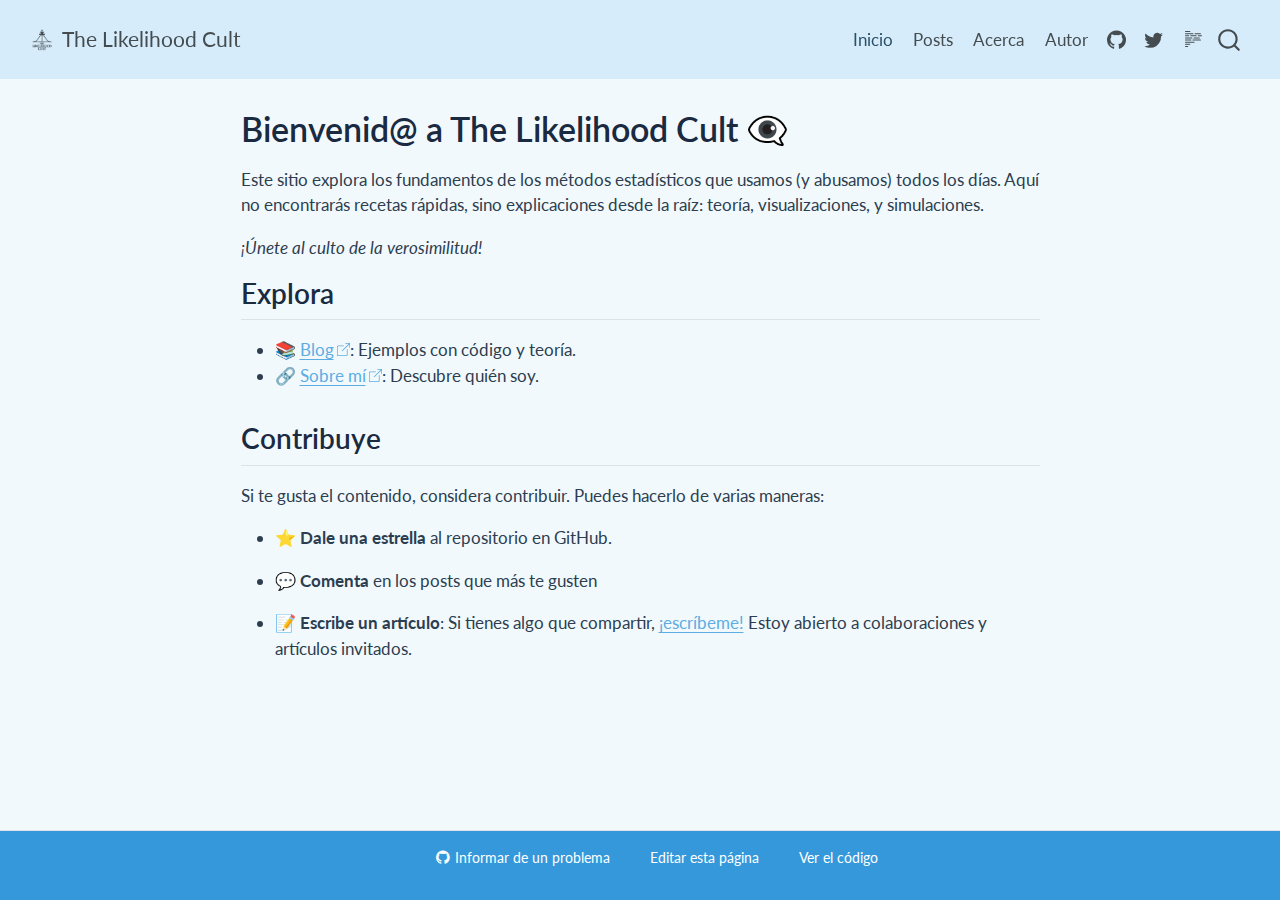
<file: docs/index.html>
<!DOCTYPE html>
<html xmlns="http://www.w3.org/1999/xhtml" lang="es" xml:lang="es"><head>

<meta charset="utf-8">
<meta name="generator" content="quarto-1.6.42">

<meta name="viewport" content="width=device-width, initial-scale=1.0, user-scalable=yes">


<title>The Likelihood Cult</title>
<style>
code{white-space: pre-wrap;}
span.smallcaps{font-variant: small-caps;}
div.columns{display: flex; gap: min(4vw, 1.5em);}
div.column{flex: auto; overflow-x: auto;}
div.hanging-indent{margin-left: 1.5em; text-indent: -1.5em;}
ul.task-list{list-style: none;}
ul.task-list li input[type="checkbox"] {
  width: 0.8em;
  margin: 0 0.8em 0.2em -1em; /* quarto-specific, see https://github.com/quarto-dev/quarto-cli/issues/4556 */ 
  vertical-align: middle;
}
</style>


<script src="site_libs/quarto-nav/quarto-nav.js"></script>
<script src="site_libs/clipboard/clipboard.min.js"></script>
<script src="site_libs/quarto-search/autocomplete.umd.js"></script>
<script src="site_libs/quarto-search/fuse.min.js"></script>
<script src="site_libs/quarto-search/quarto-search.js"></script>
<meta name="quarto:offset" content="./">
<script src="site_libs/quarto-html/quarto.js"></script>
<script src="site_libs/quarto-html/popper.min.js"></script>
<script src="site_libs/quarto-html/tippy.umd.min.js"></script>
<script src="site_libs/quarto-html/anchor.min.js"></script>
<link href="site_libs/quarto-html/tippy.css" rel="stylesheet">
<link href="site_libs/quarto-html/quarto-syntax-highlighting-de84f8d6bb715db06a919283c2d1e787.css" rel="stylesheet" id="quarto-text-highlighting-styles">
<script src="site_libs/bootstrap/bootstrap.min.js"></script>
<link href="site_libs/bootstrap/bootstrap-icons.css" rel="stylesheet">
<link href="site_libs/bootstrap/bootstrap-5b8ce448e4857394a30730f9ad654fb2.min.css" rel="stylesheet" append-hash="true" id="quarto-bootstrap" data-mode="light">
<script id="quarto-search-options" type="application/json">{
  "location": "navbar",
  "copy-button": false,
  "collapse-after": 3,
  "panel-placement": "end",
  "type": "overlay",
  "limit": 50,
  "keyboard-shortcut": [
    "f",
    "/",
    "s"
  ],
  "language": {
    "search-no-results-text": "Sin resultados",
    "search-matching-documents-text": "documentos encontrados",
    "search-copy-link-title": "Copiar el enlace en la búsqueda",
    "search-hide-matches-text": "Ocultar resultados adicionales",
    "search-more-match-text": "resultado adicional en este documento",
    "search-more-matches-text": "resultados adicionales en este documento",
    "search-clear-button-title": "Borrar",
    "search-text-placeholder": "",
    "search-detached-cancel-button-title": "Cancelar",
    "search-submit-button-title": "Enviar",
    "search-label": "Buscar"
  }
}</script>


<link rel="stylesheet" href="styles.css">
<meta property="og:title" content="– The Likelihood Cult">
<meta property="og:description" content="Statistical Blog">
<meta property="og:site_name" content="The Likelihood Cult">
<meta property="og:locale" content="es_MX">
</head>

<body class="nav-fixed fullcontent">

<div id="quarto-search-results"></div>
  <header id="quarto-header" class="headroom fixed-top">
    <nav class="navbar navbar-expand-lg " data-bs-theme="dark">
      <div class="navbar-container container-fluid">
      <div class="navbar-brand-container mx-auto">
    <a href="./index.html" class="navbar-brand navbar-brand-logo">
    <img src="./img\blog\logo-blog.png" alt="Logo for the The Likelihood Cult Blog" class="navbar-logo">
    </a>
    <a class="navbar-brand" href="./index.html">
    <span class="navbar-title">The Likelihood Cult</span>
    </a>
  </div>
            <div id="quarto-search" class="" title="Buscar"></div>
          <button class="navbar-toggler" type="button" data-bs-toggle="collapse" data-bs-target="#navbarCollapse" aria-controls="navbarCollapse" role="menu" aria-expanded="false" aria-label="Navegación de palanca" onclick="if (window.quartoToggleHeadroom) { window.quartoToggleHeadroom(); }">
  <span class="navbar-toggler-icon"></span>
</button>
          <div class="collapse navbar-collapse" id="navbarCollapse">
            <ul class="navbar-nav navbar-nav-scroll ms-auto">
  <li class="nav-item">
    <a class="nav-link active" href="./index.html" aria-current="page"> 
<span class="menu-text">Inicio</span></a>
  </li>  
  <li class="nav-item">
    <a class="nav-link" href="./blog.html"> 
<span class="menu-text">Posts</span></a>
  </li>  
  <li class="nav-item">
    <a class="nav-link" href="./about.html"> 
<span class="menu-text">Acerca</span></a>
  </li>  
  <li class="nav-item">
    <a class="nav-link" href="./about-me.html"> 
<span class="menu-text">Autor</span></a>
  </li>  
  <li class="nav-item compact">
    <a class="nav-link" href="https://github.com/"> <i class="bi bi-github" role="img">
</i> 
<span class="menu-text"></span></a>
  </li>  
  <li class="nav-item compact">
    <a class="nav-link" href="https://twitter.com"> <i class="bi bi-twitter" role="img">
</i> 
<span class="menu-text"></span></a>
  </li>  
</ul>
              <div class="quarto-navbar-tools">
  <a href="" class="quarto-reader-toggle quarto-navigation-tool px-1" onclick="window.quartoToggleReader(); return false;" title="Alternar modo lector">
  <div class="quarto-reader-toggle-btn">
  <i class="bi"></i>
  </div>
</a>
</div>
          </div> <!-- /navcollapse -->
      </div> <!-- /container-fluid -->
    </nav>
</header>
<!-- content -->
<div id="quarto-content" class="quarto-container page-columns page-rows-contents page-layout-article page-navbar">
<!-- sidebar -->
<!-- margin-sidebar -->
    
<!-- main -->
<main class="content" id="quarto-document-content"><header id="title-block-header" class="quarto-title-block"><h1 class="title display-7">Bienvenid@ a The Likelihood Cult 👁️‍🗨️</h1></header>




<div class="intro">
  
  <p>
    Este sitio explora los fundamentos de los métodos estadísticos que usamos (y abusamos) todos los días. 
    Aquí no encontrarás recetas rápidas, sino explicaciones desde la raíz: teoría, visualizaciones, y simulaciones. 
  </p>
  <p><em>¡Únete al culto de la verosimilitud!</em></p>
</div>
<section id="explora" class="level2">
<h2 class="anchored" data-anchor-id="explora">Explora</h2>
<ul>
<li>📚 <a href="blog.html">Blog</a>: Ejemplos con código y teoría.</li>
<li>🔗 <a href="about-me.html">Sobre mí</a>: Descubre quién soy.</li>
</ul>
</section>
<section id="contribuye" class="level2">
<h2 class="anchored" data-anchor-id="contribuye">Contribuye</h2>
<p>Si te gusta el contenido, considera contribuir. Puedes hacerlo de varias maneras:</p>
<ul>
<li><p>⭐️ <strong>Dale una estrella</strong> al repositorio en GitHub.</p></li>
<li><p>💬 <strong>Comenta</strong> en los posts que más te gusten</p></li>
<li><p>📝 <strong>Escribe un artículo</strong>: Si tienes algo que compartir, <a href="mailto:cris.badillo1408@gmail.com">¡escríbeme!</a> Estoy abierto a colaboraciones y artículos invitados.</p></li>
</ul>


</section>

<a onclick="window.scrollTo(0, 0); return false;" role="button" id="quarto-back-to-top"><i class="bi bi-arrow-up"></i> Volver arriba</a></main> <!-- /main -->
<script id="quarto-html-after-body" type="application/javascript">
window.document.addEventListener("DOMContentLoaded", function (event) {
  const toggleBodyColorMode = (bsSheetEl) => {
    const mode = bsSheetEl.getAttribute("data-mode");
    const bodyEl = window.document.querySelector("body");
    if (mode === "dark") {
      bodyEl.classList.add("quarto-dark");
      bodyEl.classList.remove("quarto-light");
    } else {
      bodyEl.classList.add("quarto-light");
      bodyEl.classList.remove("quarto-dark");
    }
  }
  const toggleBodyColorPrimary = () => {
    const bsSheetEl = window.document.querySelector("link#quarto-bootstrap");
    if (bsSheetEl) {
      toggleBodyColorMode(bsSheetEl);
    }
  }
  toggleBodyColorPrimary();  
  const icon = "";
  const anchorJS = new window.AnchorJS();
  anchorJS.options = {
    placement: 'right',
    icon: icon
  };
  anchorJS.add('.anchored');
  const isCodeAnnotation = (el) => {
    for (const clz of el.classList) {
      if (clz.startsWith('code-annotation-')) {                     
        return true;
      }
    }
    return false;
  }
  const onCopySuccess = function(e) {
    // button target
    const button = e.trigger;
    // don't keep focus
    button.blur();
    // flash "checked"
    button.classList.add('code-copy-button-checked');
    var currentTitle = button.getAttribute("title");
    button.setAttribute("title", "Copiado");
    let tooltip;
    if (window.bootstrap) {
      button.setAttribute("data-bs-toggle", "tooltip");
      button.setAttribute("data-bs-placement", "left");
      button.setAttribute("data-bs-title", "Copiado");
      tooltip = new bootstrap.Tooltip(button, 
        { trigger: "manual", 
          customClass: "code-copy-button-tooltip",
          offset: [0, -8]});
      tooltip.show();    
    }
    setTimeout(function() {
      if (tooltip) {
        tooltip.hide();
        button.removeAttribute("data-bs-title");
        button.removeAttribute("data-bs-toggle");
        button.removeAttribute("data-bs-placement");
      }
      button.setAttribute("title", currentTitle);
      button.classList.remove('code-copy-button-checked');
    }, 1000);
    // clear code selection
    e.clearSelection();
  }
  const getTextToCopy = function(trigger) {
      const codeEl = trigger.previousElementSibling.cloneNode(true);
      for (const childEl of codeEl.children) {
        if (isCodeAnnotation(childEl)) {
          childEl.remove();
        }
      }
      return codeEl.innerText;
  }
  const clipboard = new window.ClipboardJS('.code-copy-button:not([data-in-quarto-modal])', {
    text: getTextToCopy
  });
  clipboard.on('success', onCopySuccess);
  if (window.document.getElementById('quarto-embedded-source-code-modal')) {
    const clipboardModal = new window.ClipboardJS('.code-copy-button[data-in-quarto-modal]', {
      text: getTextToCopy,
      container: window.document.getElementById('quarto-embedded-source-code-modal')
    });
    clipboardModal.on('success', onCopySuccess);
  }
    var localhostRegex = new RegExp(/^(?:http|https):\/\/localhost\:?[0-9]*\//);
    var mailtoRegex = new RegExp(/^mailto:/);
      var filterRegex = new RegExp("https:\/\/christian-f-badillo\.github\.io\/Blog-The-Likelihood-Cult\/");
    var isInternal = (href) => {
        return filterRegex.test(href) || localhostRegex.test(href) || mailtoRegex.test(href);
    }
    // Inspect non-navigation links and adorn them if external
 	var links = window.document.querySelectorAll('a[href]:not(.nav-link):not(.navbar-brand):not(.toc-action):not(.sidebar-link):not(.sidebar-item-toggle):not(.pagination-link):not(.no-external):not([aria-hidden]):not(.dropdown-item):not(.quarto-navigation-tool):not(.about-link)');
    for (var i=0; i<links.length; i++) {
      const link = links[i];
      if (!isInternal(link.href)) {
        // undo the damage that might have been done by quarto-nav.js in the case of
        // links that we want to consider external
        if (link.dataset.originalHref !== undefined) {
          link.href = link.dataset.originalHref;
        }
          // default icon
          link.classList.add("external");
      }
    }
  function tippyHover(el, contentFn, onTriggerFn, onUntriggerFn) {
    const config = {
      allowHTML: true,
      maxWidth: 500,
      delay: 100,
      arrow: false,
      appendTo: function(el) {
          return el.parentElement;
      },
      interactive: true,
      interactiveBorder: 10,
      theme: 'quarto',
      placement: 'bottom-start',
    };
    if (contentFn) {
      config.content = contentFn;
    }
    if (onTriggerFn) {
      config.onTrigger = onTriggerFn;
    }
    if (onUntriggerFn) {
      config.onUntrigger = onUntriggerFn;
    }
    window.tippy(el, config); 
  }
  const noterefs = window.document.querySelectorAll('a[role="doc-noteref"]');
  for (var i=0; i<noterefs.length; i++) {
    const ref = noterefs[i];
    tippyHover(ref, function() {
      // use id or data attribute instead here
      let href = ref.getAttribute('data-footnote-href') || ref.getAttribute('href');
      try { href = new URL(href).hash; } catch {}
      const id = href.replace(/^#\/?/, "");
      const note = window.document.getElementById(id);
      if (note) {
        return note.innerHTML;
      } else {
        return "";
      }
    });
  }
  const xrefs = window.document.querySelectorAll('a.quarto-xref');
  const processXRef = (id, note) => {
    // Strip column container classes
    const stripColumnClz = (el) => {
      el.classList.remove("page-full", "page-columns");
      if (el.children) {
        for (const child of el.children) {
          stripColumnClz(child);
        }
      }
    }
    stripColumnClz(note)
    if (id === null || id.startsWith('sec-')) {
      // Special case sections, only their first couple elements
      const container = document.createElement("div");
      if (note.children && note.children.length > 2) {
        container.appendChild(note.children[0].cloneNode(true));
        for (let i = 1; i < note.children.length; i++) {
          const child = note.children[i];
          if (child.tagName === "P" && child.innerText === "") {
            continue;
          } else {
            container.appendChild(child.cloneNode(true));
            break;
          }
        }
        if (window.Quarto?.typesetMath) {
          window.Quarto.typesetMath(container);
        }
        return container.innerHTML
      } else {
        if (window.Quarto?.typesetMath) {
          window.Quarto.typesetMath(note);
        }
        return note.innerHTML;
      }
    } else {
      // Remove any anchor links if they are present
      const anchorLink = note.querySelector('a.anchorjs-link');
      if (anchorLink) {
        anchorLink.remove();
      }
      if (window.Quarto?.typesetMath) {
        window.Quarto.typesetMath(note);
      }
      if (note.classList.contains("callout")) {
        return note.outerHTML;
      } else {
        return note.innerHTML;
      }
    }
  }
  for (var i=0; i<xrefs.length; i++) {
    const xref = xrefs[i];
    tippyHover(xref, undefined, function(instance) {
      instance.disable();
      let url = xref.getAttribute('href');
      let hash = undefined; 
      if (url.startsWith('#')) {
        hash = url;
      } else {
        try { hash = new URL(url).hash; } catch {}
      }
      if (hash) {
        const id = hash.replace(/^#\/?/, "");
        const note = window.document.getElementById(id);
        if (note !== null) {
          try {
            const html = processXRef(id, note.cloneNode(true));
            instance.setContent(html);
          } finally {
            instance.enable();
            instance.show();
          }
        } else {
          // See if we can fetch this
          fetch(url.split('#')[0])
          .then(res => res.text())
          .then(html => {
            const parser = new DOMParser();
            const htmlDoc = parser.parseFromString(html, "text/html");
            const note = htmlDoc.getElementById(id);
            if (note !== null) {
              const html = processXRef(id, note);
              instance.setContent(html);
            } 
          }).finally(() => {
            instance.enable();
            instance.show();
          });
        }
      } else {
        // See if we can fetch a full url (with no hash to target)
        // This is a special case and we should probably do some content thinning / targeting
        fetch(url)
        .then(res => res.text())
        .then(html => {
          const parser = new DOMParser();
          const htmlDoc = parser.parseFromString(html, "text/html");
          const note = htmlDoc.querySelector('main.content');
          if (note !== null) {
            // This should only happen for chapter cross references
            // (since there is no id in the URL)
            // remove the first header
            if (note.children.length > 0 && note.children[0].tagName === "HEADER") {
              note.children[0].remove();
            }
            const html = processXRef(null, note);
            instance.setContent(html);
          } 
        }).finally(() => {
          instance.enable();
          instance.show();
        });
      }
    }, function(instance) {
    });
  }
      let selectedAnnoteEl;
      const selectorForAnnotation = ( cell, annotation) => {
        let cellAttr = 'data-code-cell="' + cell + '"';
        let lineAttr = 'data-code-annotation="' +  annotation + '"';
        const selector = 'span[' + cellAttr + '][' + lineAttr + ']';
        return selector;
      }
      const selectCodeLines = (annoteEl) => {
        const doc = window.document;
        const targetCell = annoteEl.getAttribute("data-target-cell");
        const targetAnnotation = annoteEl.getAttribute("data-target-annotation");
        const annoteSpan = window.document.querySelector(selectorForAnnotation(targetCell, targetAnnotation));
        const lines = annoteSpan.getAttribute("data-code-lines").split(",");
        const lineIds = lines.map((line) => {
          return targetCell + "-" + line;
        })
        let top = null;
        let height = null;
        let parent = null;
        if (lineIds.length > 0) {
            //compute the position of the single el (top and bottom and make a div)
            const el = window.document.getElementById(lineIds[0]);
            top = el.offsetTop;
            height = el.offsetHeight;
            parent = el.parentElement.parentElement;
          if (lineIds.length > 1) {
            const lastEl = window.document.getElementById(lineIds[lineIds.length - 1]);
            const bottom = lastEl.offsetTop + lastEl.offsetHeight;
            height = bottom - top;
          }
          if (top !== null && height !== null && parent !== null) {
            // cook up a div (if necessary) and position it 
            let div = window.document.getElementById("code-annotation-line-highlight");
            if (div === null) {
              div = window.document.createElement("div");
              div.setAttribute("id", "code-annotation-line-highlight");
              div.style.position = 'absolute';
              parent.appendChild(div);
            }
            div.style.top = top - 2 + "px";
            div.style.height = height + 4 + "px";
            div.style.left = 0;
            let gutterDiv = window.document.getElementById("code-annotation-line-highlight-gutter");
            if (gutterDiv === null) {
              gutterDiv = window.document.createElement("div");
              gutterDiv.setAttribute("id", "code-annotation-line-highlight-gutter");
              gutterDiv.style.position = 'absolute';
              const codeCell = window.document.getElementById(targetCell);
              const gutter = codeCell.querySelector('.code-annotation-gutter');
              gutter.appendChild(gutterDiv);
            }
            gutterDiv.style.top = top - 2 + "px";
            gutterDiv.style.height = height + 4 + "px";
          }
          selectedAnnoteEl = annoteEl;
        }
      };
      const unselectCodeLines = () => {
        const elementsIds = ["code-annotation-line-highlight", "code-annotation-line-highlight-gutter"];
        elementsIds.forEach((elId) => {
          const div = window.document.getElementById(elId);
          if (div) {
            div.remove();
          }
        });
        selectedAnnoteEl = undefined;
      };
        // Handle positioning of the toggle
    window.addEventListener(
      "resize",
      throttle(() => {
        elRect = undefined;
        if (selectedAnnoteEl) {
          selectCodeLines(selectedAnnoteEl);
        }
      }, 10)
    );
    function throttle(fn, ms) {
    let throttle = false;
    let timer;
      return (...args) => {
        if(!throttle) { // first call gets through
            fn.apply(this, args);
            throttle = true;
        } else { // all the others get throttled
            if(timer) clearTimeout(timer); // cancel #2
            timer = setTimeout(() => {
              fn.apply(this, args);
              timer = throttle = false;
            }, ms);
        }
      };
    }
      // Attach click handler to the DT
      const annoteDls = window.document.querySelectorAll('dt[data-target-cell]');
      for (const annoteDlNode of annoteDls) {
        annoteDlNode.addEventListener('click', (event) => {
          const clickedEl = event.target;
          if (clickedEl !== selectedAnnoteEl) {
            unselectCodeLines();
            const activeEl = window.document.querySelector('dt[data-target-cell].code-annotation-active');
            if (activeEl) {
              activeEl.classList.remove('code-annotation-active');
            }
            selectCodeLines(clickedEl);
            clickedEl.classList.add('code-annotation-active');
          } else {
            // Unselect the line
            unselectCodeLines();
            clickedEl.classList.remove('code-annotation-active');
          }
        });
      }
  const findCites = (el) => {
    const parentEl = el.parentElement;
    if (parentEl) {
      const cites = parentEl.dataset.cites;
      if (cites) {
        return {
          el,
          cites: cites.split(' ')
        };
      } else {
        return findCites(el.parentElement)
      }
    } else {
      return undefined;
    }
  };
  var bibliorefs = window.document.querySelectorAll('a[role="doc-biblioref"]');
  for (var i=0; i<bibliorefs.length; i++) {
    const ref = bibliorefs[i];
    const citeInfo = findCites(ref);
    if (citeInfo) {
      tippyHover(citeInfo.el, function() {
        var popup = window.document.createElement('div');
        citeInfo.cites.forEach(function(cite) {
          var citeDiv = window.document.createElement('div');
          citeDiv.classList.add('hanging-indent');
          citeDiv.classList.add('csl-entry');
          var biblioDiv = window.document.getElementById('ref-' + cite);
          if (biblioDiv) {
            citeDiv.innerHTML = biblioDiv.innerHTML;
          }
          popup.appendChild(citeDiv);
        });
        return popup.innerHTML;
      });
    }
  }
});
</script>
</div> <!-- /content -->




<footer class="footer"><div class="nav-footer"><div class="nav-footer-center"><div class="toc-actions"><ul><li><a href="https://github.com/Christian-F-Badillo/Blog-The-Likelihood-Cult/issues/new" class="toc-action"><i class="bi bi-github"></i>Informar de un problema</a></li><li><a href="https://github.com/Christian-F-Badillo/Blog-The-Likelihood-Cult/edit/main/index.qmd" class="toc-action"><i class="bi empty"></i>Editar esta página</a></li><li><a href="https://github.com/Christian-F-Badillo/Blog-The-Likelihood-Cult/blob/main/index.qmd" class="toc-action"><i class="bi empty"></i>Ver el código</a></li></ul></div></div></div></footer></body></html>
</file>
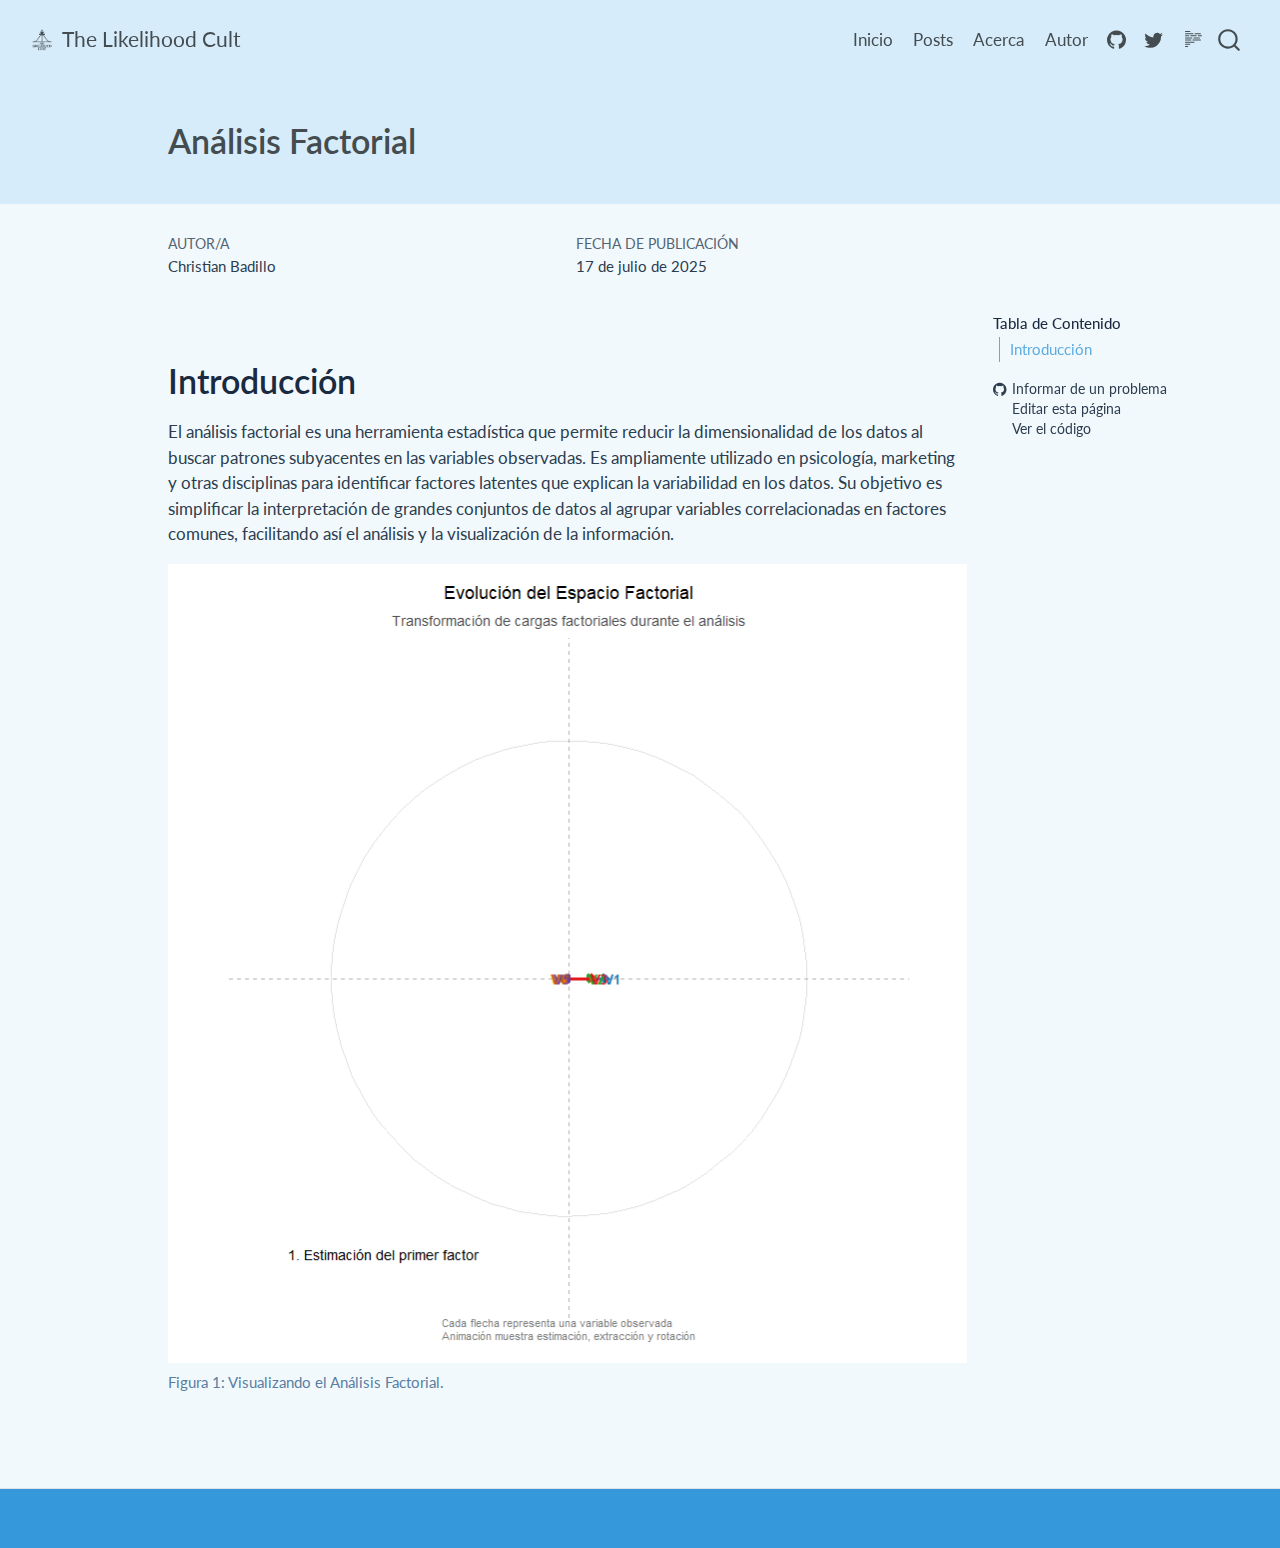
<file: docs/posts/Factorial_Analysis/index.html>
<!DOCTYPE html>
<html xmlns="http://www.w3.org/1999/xhtml" lang="es" xml:lang="es"><head>

<meta charset="utf-8">
<meta name="generator" content="quarto-1.7.32">

<meta name="viewport" content="width=device-width, initial-scale=1.0, user-scalable=yes">

<meta name="author" content="Christian Badillo">

<title>Análisis Factorial – The Likelihood Cult</title>
<style>
code{white-space: pre-wrap;}
span.smallcaps{font-variant: small-caps;}
div.columns{display: flex; gap: min(4vw, 1.5em);}
div.column{flex: auto; overflow-x: auto;}
div.hanging-indent{margin-left: 1.5em; text-indent: -1.5em;}
ul.task-list{list-style: none;}
ul.task-list li input[type="checkbox"] {
  width: 0.8em;
  margin: 0 0.8em 0.2em -1em; /* quarto-specific, see https://github.com/quarto-dev/quarto-cli/issues/4556 */ 
  vertical-align: middle;
}
</style>


<script src="../../site_libs/quarto-nav/quarto-nav.js"></script>
<script src="../../site_libs/clipboard/clipboard.min.js"></script>
<script src="../../site_libs/quarto-search/autocomplete.umd.js"></script>
<script src="../../site_libs/quarto-search/fuse.min.js"></script>
<script src="../../site_libs/quarto-search/quarto-search.js"></script>
<meta name="quarto:offset" content="../../">
<script src="../../site_libs/quarto-html/quarto.js" type="module"></script>
<script src="../../site_libs/quarto-html/tabsets/tabsets.js" type="module"></script>
<script src="../../site_libs/quarto-html/popper.min.js"></script>
<script src="../../site_libs/quarto-html/tippy.umd.min.js"></script>
<script src="../../site_libs/quarto-html/anchor.min.js"></script>
<link href="../../site_libs/quarto-html/tippy.css" rel="stylesheet">
<link href="../../site_libs/quarto-html/quarto-syntax-highlighting-234273d1456647dabc34a594ac50e507.css" rel="stylesheet" id="quarto-text-highlighting-styles">
<script src="../../site_libs/bootstrap/bootstrap.min.js"></script>
<link href="../../site_libs/bootstrap/bootstrap-icons.css" rel="stylesheet">
<link href="../../site_libs/bootstrap/bootstrap-cb0093975bc8d4949985319aa68aa186.min.css" rel="stylesheet" append-hash="true" id="quarto-bootstrap" data-mode="light">
<script id="quarto-search-options" type="application/json">{
  "location": "navbar",
  "copy-button": false,
  "collapse-after": 3,
  "panel-placement": "end",
  "type": "overlay",
  "limit": 50,
  "keyboard-shortcut": [
    "f",
    "/",
    "s"
  ],
  "language": {
    "search-no-results-text": "Sin resultados",
    "search-matching-documents-text": "documentos encontrados",
    "search-copy-link-title": "Copiar el enlace en la búsqueda",
    "search-hide-matches-text": "Ocultar resultados adicionales",
    "search-more-match-text": "resultado adicional en este documento",
    "search-more-matches-text": "resultados adicionales en este documento",
    "search-clear-button-title": "Borrar",
    "search-text-placeholder": "",
    "search-detached-cancel-button-title": "Cancelar",
    "search-submit-button-title": "Enviar",
    "search-label": "Buscar"
  }
}</script>


<link rel="stylesheet" href="../../styles.css">
<meta property="og:title" content="Análisis Factorial – The Likelihood Cult">
<meta property="og:description" content="Statistical Blog">
<meta property="og:image" content="https://christian-f-badillo.github.io/Blog-The-Likelihood-Cult/img/img-posts/Factorial_Analysis/animacion_espacio_factorial.gif">
<meta property="og:site_name" content="The Likelihood Cult">
<meta property="og:locale" content="es_MX">
</head>

<body class="nav-fixed quarto-light">

<div id="quarto-search-results"></div>
  <header id="quarto-header" class="headroom fixed-top quarto-banner">
    <nav class="navbar navbar-expand-lg " data-bs-theme="dark">
      <div class="navbar-container container-fluid">
      <div class="navbar-brand-container mx-auto">
    <a href="../../index.html" class="navbar-brand navbar-brand-logo">
    <img src="../../img\blog\logo-blog.png" alt="Logo for the The Likelihood Cult Blog" class="navbar-logo">
    </a>
    <a class="navbar-brand" href="../../index.html">
    <span class="navbar-title">The Likelihood Cult</span>
    </a>
  </div>
            <div id="quarto-search" class="" title="Buscar"></div>
          <button class="navbar-toggler" type="button" data-bs-toggle="collapse" data-bs-target="#navbarCollapse" aria-controls="navbarCollapse" role="menu" aria-expanded="false" aria-label="Navegación de palanca" onclick="if (window.quartoToggleHeadroom) { window.quartoToggleHeadroom(); }">
  <span class="navbar-toggler-icon"></span>
</button>
          <div class="collapse navbar-collapse" id="navbarCollapse">
            <ul class="navbar-nav navbar-nav-scroll ms-auto">
  <li class="nav-item">
    <a class="nav-link" href="../../index.html"> 
<span class="menu-text">Inicio</span></a>
  </li>  
  <li class="nav-item">
    <a class="nav-link" href="../../blog.html"> 
<span class="menu-text">Posts</span></a>
  </li>  
  <li class="nav-item">
    <a class="nav-link" href="../../about.html"> 
<span class="menu-text">Acerca</span></a>
  </li>  
  <li class="nav-item">
    <a class="nav-link" href="../../about-me.html"> 
<span class="menu-text">Autor</span></a>
  </li>  
  <li class="nav-item compact">
    <a class="nav-link" href="https://github.com/"> <i class="bi bi-github" role="img">
</i> 
<span class="menu-text"></span></a>
  </li>  
  <li class="nav-item compact">
    <a class="nav-link" href="https://twitter.com"> <i class="bi bi-twitter" role="img">
</i> 
<span class="menu-text"></span></a>
  </li>  
</ul>
              <div class="quarto-navbar-tools">
  <a href="" class="quarto-reader-toggle quarto-navigation-tool px-1" onclick="window.quartoToggleReader(); return false;" title="Alternar modo lector">
  <div class="quarto-reader-toggle-btn">
  <i class="bi"></i>
  </div>
</a>
</div>
          </div> <!-- /navcollapse -->
      </div> <!-- /container-fluid -->
    </nav>
</header>
<!-- content -->
<header id="title-block-header" class="quarto-title-block default page-columns page-full">
  <div class="quarto-title-banner page-columns page-full">
    <div class="quarto-title column-body">
      <h1 class="title">Análisis Factorial</h1>
                      </div>
  </div>
    
  
  <div class="quarto-title-meta">

      <div>
      <div class="quarto-title-meta-heading">Autor/a</div>
      <div class="quarto-title-meta-contents">
               <p>Christian Badillo </p>
            </div>
    </div>
      
      <div>
      <div class="quarto-title-meta-heading">Fecha de publicación</div>
      <div class="quarto-title-meta-contents">
        <p class="date">17 de julio de 2025</p>
      </div>
    </div>
    
      
    </div>
    
  
  </header><div id="quarto-content" class="quarto-container page-columns page-rows-contents page-layout-article page-navbar">
<!-- sidebar -->
<!-- margin-sidebar -->
    <div id="quarto-margin-sidebar" class="sidebar margin-sidebar">
        <nav id="TOC" role="doc-toc" class="toc-active">
    <h2 id="toc-title">Tabla de Contenido</h2>
   
  <ul>
  <li><a href="#introducción" id="toc-introducción" class="nav-link active" data-scroll-target="#introducción">Introducción</a></li>
  </ul>
<div class="toc-actions"><ul><li><a href="https://github.com/Christian-F-Badillo/Blog-The-Likelihood-Cult/issues/new" class="toc-action"><i class="bi bi-github"></i>Informar de un problema</a></li><li><a href="https://github.com/Christian-F-Badillo/Blog-The-Likelihood-Cult/edit/main/posts/Factorial_Analysis/index.qmd" class="toc-action"><i class="bi empty"></i>Editar esta página</a></li><li><a href="https://github.com/Christian-F-Badillo/Blog-The-Likelihood-Cult/blob/main/posts/Factorial_Analysis/index.qmd" class="toc-action"><i class="bi empty"></i>Ver el código</a></li></ul></div></nav>
    </div>
<!-- main -->
<main class="content quarto-banner-title-block" id="quarto-document-content">





<section id="introducción" class="level1">
<h1>Introducción</h1>
<p>El análisis factorial es una herramienta estadística que permite reducir la dimensionalidad de los datos al buscar patrones subyacentes en las variables observadas. Es ampliamente utilizado en psicología, marketing y otras disciplinas para identificar factores latentes que explican la variabilidad en los datos. Su objetivo es simplificar la interpretación de grandes conjuntos de datos al agrupar variables correlacionadas en factores comunes, facilitando así el análisis y la visualización de la información.</p>
<div id="fig-factoranalysis" class="quarto-float quarto-figure quarto-figure-center anchored">
<figure class="quarto-float quarto-float-fig figure">
<div aria-describedby="fig-factoranalysis-caption-0ceaefa1-69ba-4598-a22c-09a6ac19f8ca">
<img src="../..\img/img-posts/Factorial_Analysis/animacion_espacio_factorial.gif" style="width:100.0%;height:50.0%" class="figure-img">
</div>
<figcaption class="quarto-float-caption-bottom quarto-float-caption quarto-float-fig" id="fig-factoranalysis-caption-0ceaefa1-69ba-4598-a22c-09a6ac19f8ca">
Figura&nbsp;1: Visualizando el Análisis Factorial.
</figcaption>
</figure>
</div>


</section>

<a onclick="window.scrollTo(0, 0); return false;" role="button" id="quarto-back-to-top"><i class="bi bi-arrow-up"></i> Volver arriba</a></main> <!-- /main -->
<script id="quarto-html-after-body" type="application/javascript">
  window.document.addEventListener("DOMContentLoaded", function (event) {
    const icon = "";
    const anchorJS = new window.AnchorJS();
    anchorJS.options = {
      placement: 'right',
      icon: icon
    };
    anchorJS.add('.anchored');
    const isCodeAnnotation = (el) => {
      for (const clz of el.classList) {
        if (clz.startsWith('code-annotation-')) {                     
          return true;
        }
      }
      return false;
    }
    const onCopySuccess = function(e) {
      // button target
      const button = e.trigger;
      // don't keep focus
      button.blur();
      // flash "checked"
      button.classList.add('code-copy-button-checked');
      var currentTitle = button.getAttribute("title");
      button.setAttribute("title", "Copiado");
      let tooltip;
      if (window.bootstrap) {
        button.setAttribute("data-bs-toggle", "tooltip");
        button.setAttribute("data-bs-placement", "left");
        button.setAttribute("data-bs-title", "Copiado");
        tooltip = new bootstrap.Tooltip(button, 
          { trigger: "manual", 
            customClass: "code-copy-button-tooltip",
            offset: [0, -8]});
        tooltip.show();    
      }
      setTimeout(function() {
        if (tooltip) {
          tooltip.hide();
          button.removeAttribute("data-bs-title");
          button.removeAttribute("data-bs-toggle");
          button.removeAttribute("data-bs-placement");
        }
        button.setAttribute("title", currentTitle);
        button.classList.remove('code-copy-button-checked');
      }, 1000);
      // clear code selection
      e.clearSelection();
    }
    const getTextToCopy = function(trigger) {
        const codeEl = trigger.previousElementSibling.cloneNode(true);
        for (const childEl of codeEl.children) {
          if (isCodeAnnotation(childEl)) {
            childEl.remove();
          }
        }
        return codeEl.innerText;
    }
    const clipboard = new window.ClipboardJS('.code-copy-button:not([data-in-quarto-modal])', {
      text: getTextToCopy
    });
    clipboard.on('success', onCopySuccess);
    if (window.document.getElementById('quarto-embedded-source-code-modal')) {
      const clipboardModal = new window.ClipboardJS('.code-copy-button[data-in-quarto-modal]', {
        text: getTextToCopy,
        container: window.document.getElementById('quarto-embedded-source-code-modal')
      });
      clipboardModal.on('success', onCopySuccess);
    }
      var localhostRegex = new RegExp(/^(?:http|https):\/\/localhost\:?[0-9]*\//);
      var mailtoRegex = new RegExp(/^mailto:/);
        var filterRegex = new RegExp("https:\/\/christian-f-badillo\.github\.io\/Blog-The-Likelihood-Cult\/");
      var isInternal = (href) => {
          return filterRegex.test(href) || localhostRegex.test(href) || mailtoRegex.test(href);
      }
      // Inspect non-navigation links and adorn them if external
     var links = window.document.querySelectorAll('a[href]:not(.nav-link):not(.navbar-brand):not(.toc-action):not(.sidebar-link):not(.sidebar-item-toggle):not(.pagination-link):not(.no-external):not([aria-hidden]):not(.dropdown-item):not(.quarto-navigation-tool):not(.about-link)');
      for (var i=0; i<links.length; i++) {
        const link = links[i];
        if (!isInternal(link.href)) {
          // undo the damage that might have been done by quarto-nav.js in the case of
          // links that we want to consider external
          if (link.dataset.originalHref !== undefined) {
            link.href = link.dataset.originalHref;
          }
            // default icon
            link.classList.add("external");
        }
      }
    function tippyHover(el, contentFn, onTriggerFn, onUntriggerFn) {
      const config = {
        allowHTML: true,
        maxWidth: 500,
        delay: 100,
        arrow: false,
        appendTo: function(el) {
            return el.parentElement;
        },
        interactive: true,
        interactiveBorder: 10,
        theme: 'quarto',
        placement: 'bottom-start',
      };
      if (contentFn) {
        config.content = contentFn;
      }
      if (onTriggerFn) {
        config.onTrigger = onTriggerFn;
      }
      if (onUntriggerFn) {
        config.onUntrigger = onUntriggerFn;
      }
      window.tippy(el, config); 
    }
    const noterefs = window.document.querySelectorAll('a[role="doc-noteref"]');
    for (var i=0; i<noterefs.length; i++) {
      const ref = noterefs[i];
      tippyHover(ref, function() {
        // use id or data attribute instead here
        let href = ref.getAttribute('data-footnote-href') || ref.getAttribute('href');
        try { href = new URL(href).hash; } catch {}
        const id = href.replace(/^#\/?/, "");
        const note = window.document.getElementById(id);
        if (note) {
          return note.innerHTML;
        } else {
          return "";
        }
      });
    }
    const xrefs = window.document.querySelectorAll('a.quarto-xref');
    const processXRef = (id, note) => {
      // Strip column container classes
      const stripColumnClz = (el) => {
        el.classList.remove("page-full", "page-columns");
        if (el.children) {
          for (const child of el.children) {
            stripColumnClz(child);
          }
        }
      }
      stripColumnClz(note)
      if (id === null || id.startsWith('sec-')) {
        // Special case sections, only their first couple elements
        const container = document.createElement("div");
        if (note.children && note.children.length > 2) {
          container.appendChild(note.children[0].cloneNode(true));
          for (let i = 1; i < note.children.length; i++) {
            const child = note.children[i];
            if (child.tagName === "P" && child.innerText === "") {
              continue;
            } else {
              container.appendChild(child.cloneNode(true));
              break;
            }
          }
          if (window.Quarto?.typesetMath) {
            window.Quarto.typesetMath(container);
          }
          return container.innerHTML
        } else {
          if (window.Quarto?.typesetMath) {
            window.Quarto.typesetMath(note);
          }
          return note.innerHTML;
        }
      } else {
        // Remove any anchor links if they are present
        const anchorLink = note.querySelector('a.anchorjs-link');
        if (anchorLink) {
          anchorLink.remove();
        }
        if (window.Quarto?.typesetMath) {
          window.Quarto.typesetMath(note);
        }
        if (note.classList.contains("callout")) {
          return note.outerHTML;
        } else {
          return note.innerHTML;
        }
      }
    }
    for (var i=0; i<xrefs.length; i++) {
      const xref = xrefs[i];
      tippyHover(xref, undefined, function(instance) {
        instance.disable();
        let url = xref.getAttribute('href');
        let hash = undefined; 
        if (url.startsWith('#')) {
          hash = url;
        } else {
          try { hash = new URL(url).hash; } catch {}
        }
        if (hash) {
          const id = hash.replace(/^#\/?/, "");
          const note = window.document.getElementById(id);
          if (note !== null) {
            try {
              const html = processXRef(id, note.cloneNode(true));
              instance.setContent(html);
            } finally {
              instance.enable();
              instance.show();
            }
          } else {
            // See if we can fetch this
            fetch(url.split('#')[0])
            .then(res => res.text())
            .then(html => {
              const parser = new DOMParser();
              const htmlDoc = parser.parseFromString(html, "text/html");
              const note = htmlDoc.getElementById(id);
              if (note !== null) {
                const html = processXRef(id, note);
                instance.setContent(html);
              } 
            }).finally(() => {
              instance.enable();
              instance.show();
            });
          }
        } else {
          // See if we can fetch a full url (with no hash to target)
          // This is a special case and we should probably do some content thinning / targeting
          fetch(url)
          .then(res => res.text())
          .then(html => {
            const parser = new DOMParser();
            const htmlDoc = parser.parseFromString(html, "text/html");
            const note = htmlDoc.querySelector('main.content');
            if (note !== null) {
              // This should only happen for chapter cross references
              // (since there is no id in the URL)
              // remove the first header
              if (note.children.length > 0 && note.children[0].tagName === "HEADER") {
                note.children[0].remove();
              }
              const html = processXRef(null, note);
              instance.setContent(html);
            } 
          }).finally(() => {
            instance.enable();
            instance.show();
          });
        }
      }, function(instance) {
      });
    }
        let selectedAnnoteEl;
        const selectorForAnnotation = ( cell, annotation) => {
          let cellAttr = 'data-code-cell="' + cell + '"';
          let lineAttr = 'data-code-annotation="' +  annotation + '"';
          const selector = 'span[' + cellAttr + '][' + lineAttr + ']';
          return selector;
        }
        const selectCodeLines = (annoteEl) => {
          const doc = window.document;
          const targetCell = annoteEl.getAttribute("data-target-cell");
          const targetAnnotation = annoteEl.getAttribute("data-target-annotation");
          const annoteSpan = window.document.querySelector(selectorForAnnotation(targetCell, targetAnnotation));
          const lines = annoteSpan.getAttribute("data-code-lines").split(",");
          const lineIds = lines.map((line) => {
            return targetCell + "-" + line;
          })
          let top = null;
          let height = null;
          let parent = null;
          if (lineIds.length > 0) {
              //compute the position of the single el (top and bottom and make a div)
              const el = window.document.getElementById(lineIds[0]);
              top = el.offsetTop;
              height = el.offsetHeight;
              parent = el.parentElement.parentElement;
            if (lineIds.length > 1) {
              const lastEl = window.document.getElementById(lineIds[lineIds.length - 1]);
              const bottom = lastEl.offsetTop + lastEl.offsetHeight;
              height = bottom - top;
            }
            if (top !== null && height !== null && parent !== null) {
              // cook up a div (if necessary) and position it 
              let div = window.document.getElementById("code-annotation-line-highlight");
              if (div === null) {
                div = window.document.createElement("div");
                div.setAttribute("id", "code-annotation-line-highlight");
                div.style.position = 'absolute';
                parent.appendChild(div);
              }
              div.style.top = top - 2 + "px";
              div.style.height = height + 4 + "px";
              div.style.left = 0;
              let gutterDiv = window.document.getElementById("code-annotation-line-highlight-gutter");
              if (gutterDiv === null) {
                gutterDiv = window.document.createElement("div");
                gutterDiv.setAttribute("id", "code-annotation-line-highlight-gutter");
                gutterDiv.style.position = 'absolute';
                const codeCell = window.document.getElementById(targetCell);
                const gutter = codeCell.querySelector('.code-annotation-gutter');
                gutter.appendChild(gutterDiv);
              }
              gutterDiv.style.top = top - 2 + "px";
              gutterDiv.style.height = height + 4 + "px";
            }
            selectedAnnoteEl = annoteEl;
          }
        };
        const unselectCodeLines = () => {
          const elementsIds = ["code-annotation-line-highlight", "code-annotation-line-highlight-gutter"];
          elementsIds.forEach((elId) => {
            const div = window.document.getElementById(elId);
            if (div) {
              div.remove();
            }
          });
          selectedAnnoteEl = undefined;
        };
          // Handle positioning of the toggle
      window.addEventListener(
        "resize",
        throttle(() => {
          elRect = undefined;
          if (selectedAnnoteEl) {
            selectCodeLines(selectedAnnoteEl);
          }
        }, 10)
      );
      function throttle(fn, ms) {
      let throttle = false;
      let timer;
        return (...args) => {
          if(!throttle) { // first call gets through
              fn.apply(this, args);
              throttle = true;
          } else { // all the others get throttled
              if(timer) clearTimeout(timer); // cancel #2
              timer = setTimeout(() => {
                fn.apply(this, args);
                timer = throttle = false;
              }, ms);
          }
        };
      }
        // Attach click handler to the DT
        const annoteDls = window.document.querySelectorAll('dt[data-target-cell]');
        for (const annoteDlNode of annoteDls) {
          annoteDlNode.addEventListener('click', (event) => {
            const clickedEl = event.target;
            if (clickedEl !== selectedAnnoteEl) {
              unselectCodeLines();
              const activeEl = window.document.querySelector('dt[data-target-cell].code-annotation-active');
              if (activeEl) {
                activeEl.classList.remove('code-annotation-active');
              }
              selectCodeLines(clickedEl);
              clickedEl.classList.add('code-annotation-active');
            } else {
              // Unselect the line
              unselectCodeLines();
              clickedEl.classList.remove('code-annotation-active');
            }
          });
        }
    const findCites = (el) => {
      const parentEl = el.parentElement;
      if (parentEl) {
        const cites = parentEl.dataset.cites;
        if (cites) {
          return {
            el,
            cites: cites.split(' ')
          };
        } else {
          return findCites(el.parentElement)
        }
      } else {
        return undefined;
      }
    };
    var bibliorefs = window.document.querySelectorAll('a[role="doc-biblioref"]');
    for (var i=0; i<bibliorefs.length; i++) {
      const ref = bibliorefs[i];
      const citeInfo = findCites(ref);
      if (citeInfo) {
        tippyHover(citeInfo.el, function() {
          var popup = window.document.createElement('div');
          citeInfo.cites.forEach(function(cite) {
            var citeDiv = window.document.createElement('div');
            citeDiv.classList.add('hanging-indent');
            citeDiv.classList.add('csl-entry');
            var biblioDiv = window.document.getElementById('ref-' + cite);
            if (biblioDiv) {
              citeDiv.innerHTML = biblioDiv.innerHTML;
            }
            popup.appendChild(citeDiv);
          });
          return popup.innerHTML;
        });
      }
    }
  });
  </script>
</div> <!-- /content -->




<footer class="footer"><div class="nav-footer"><div class="nav-footer-center"><div class="toc-actions d-sm-block d-md-none"><ul><li><a href="https://github.com/Christian-F-Badillo/Blog-The-Likelihood-Cult/issues/new" class="toc-action"><i class="bi bi-github"></i>Informar de un problema</a></li><li><a href="https://github.com/Christian-F-Badillo/Blog-The-Likelihood-Cult/edit/main/posts/Factorial_Analysis/index.qmd" class="toc-action"><i class="bi empty"></i>Editar esta página</a></li><li><a href="https://github.com/Christian-F-Badillo/Blog-The-Likelihood-Cult/blob/main/posts/Factorial_Analysis/index.qmd" class="toc-action"><i class="bi empty"></i>Ver el código</a></li></ul></div></div></div></footer></body></html>
</file>
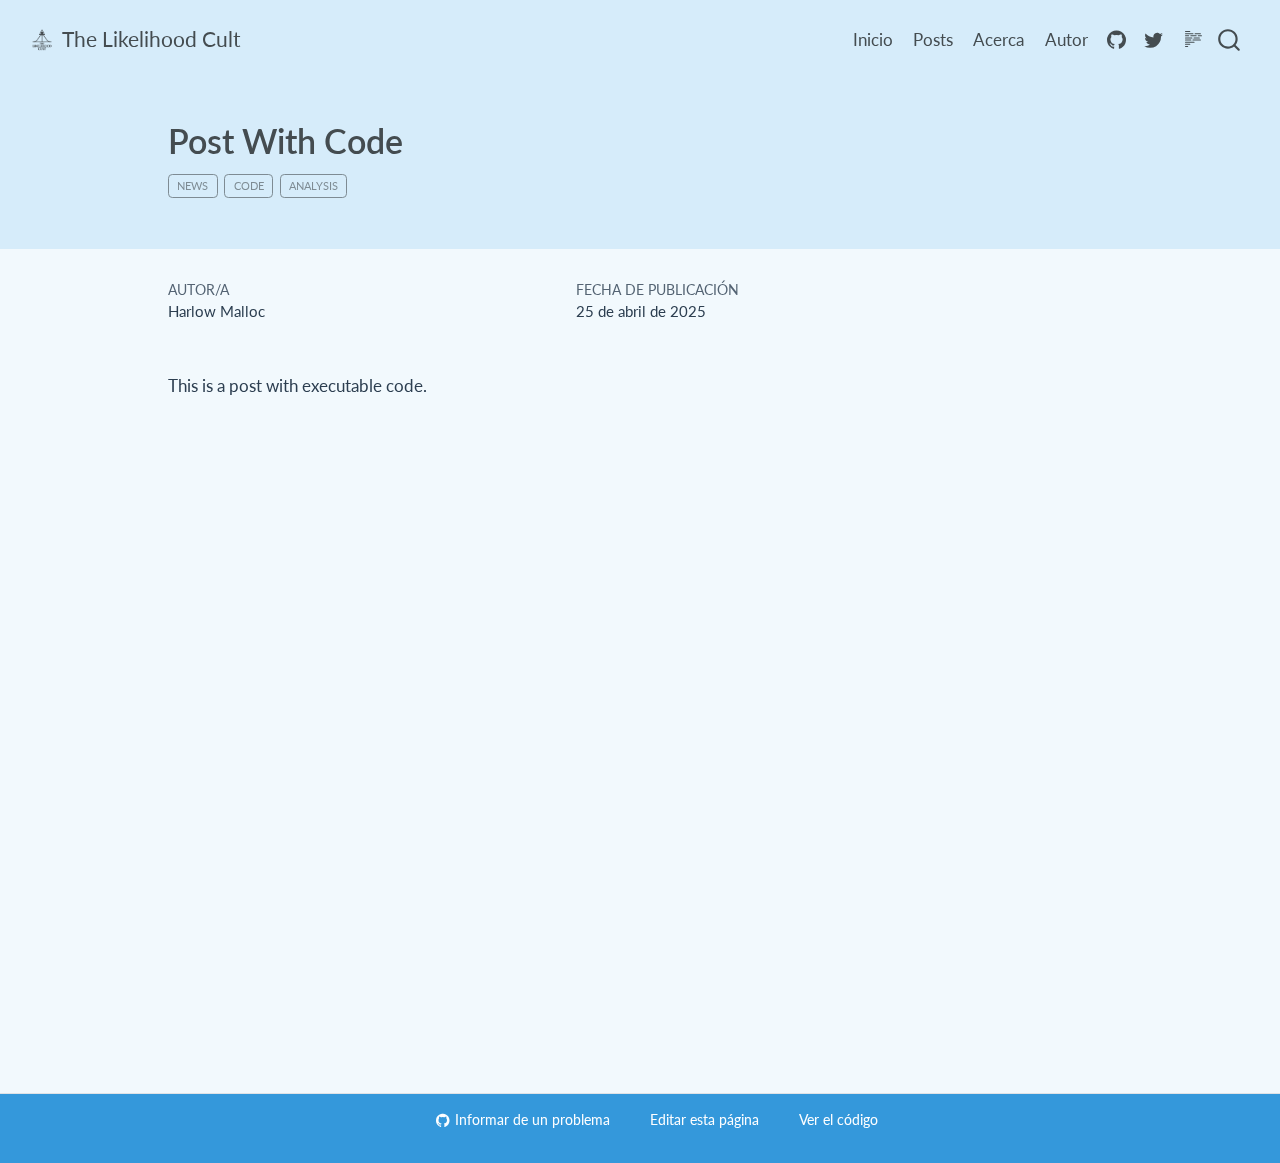
<file: docs/posts/post-with-code/index.html>
<!DOCTYPE html>
<html xmlns="http://www.w3.org/1999/xhtml" lang="es" xml:lang="es"><head>

<meta charset="utf-8">
<meta name="generator" content="quarto-1.6.42">

<meta name="viewport" content="width=device-width, initial-scale=1.0, user-scalable=yes">

<meta name="author" content="Harlow Malloc">

<title>Post With Code – The Likelihood Cult</title>
<style>
code{white-space: pre-wrap;}
span.smallcaps{font-variant: small-caps;}
div.columns{display: flex; gap: min(4vw, 1.5em);}
div.column{flex: auto; overflow-x: auto;}
div.hanging-indent{margin-left: 1.5em; text-indent: -1.5em;}
ul.task-list{list-style: none;}
ul.task-list li input[type="checkbox"] {
  width: 0.8em;
  margin: 0 0.8em 0.2em -1em; /* quarto-specific, see https://github.com/quarto-dev/quarto-cli/issues/4556 */ 
  vertical-align: middle;
}
</style>


<script src="../../site_libs/quarto-nav/quarto-nav.js"></script>
<script src="../../site_libs/clipboard/clipboard.min.js"></script>
<script src="../../site_libs/quarto-search/autocomplete.umd.js"></script>
<script src="../../site_libs/quarto-search/fuse.min.js"></script>
<script src="../../site_libs/quarto-search/quarto-search.js"></script>
<meta name="quarto:offset" content="../../">
<script src="../../site_libs/quarto-html/quarto.js"></script>
<script src="../../site_libs/quarto-html/popper.min.js"></script>
<script src="../../site_libs/quarto-html/tippy.umd.min.js"></script>
<script src="../../site_libs/quarto-html/anchor.min.js"></script>
<link href="../../site_libs/quarto-html/tippy.css" rel="stylesheet">
<link href="../../site_libs/quarto-html/quarto-syntax-highlighting-de84f8d6bb715db06a919283c2d1e787.css" rel="stylesheet" id="quarto-text-highlighting-styles">
<script src="../../site_libs/bootstrap/bootstrap.min.js"></script>
<link href="../../site_libs/bootstrap/bootstrap-icons.css" rel="stylesheet">
<link href="../../site_libs/bootstrap/bootstrap-5b8ce448e4857394a30730f9ad654fb2.min.css" rel="stylesheet" append-hash="true" id="quarto-bootstrap" data-mode="light">
<script id="quarto-search-options" type="application/json">{
  "location": "navbar",
  "copy-button": false,
  "collapse-after": 3,
  "panel-placement": "end",
  "type": "overlay",
  "limit": 50,
  "keyboard-shortcut": [
    "f",
    "/",
    "s"
  ],
  "language": {
    "search-no-results-text": "Sin resultados",
    "search-matching-documents-text": "documentos encontrados",
    "search-copy-link-title": "Copiar el enlace en la búsqueda",
    "search-hide-matches-text": "Ocultar resultados adicionales",
    "search-more-match-text": "resultado adicional en este documento",
    "search-more-matches-text": "resultados adicionales en este documento",
    "search-clear-button-title": "Borrar",
    "search-text-placeholder": "",
    "search-detached-cancel-button-title": "Cancelar",
    "search-submit-button-title": "Enviar",
    "search-label": "Buscar"
  }
}</script>


<link rel="stylesheet" href="../../styles.css">
<meta property="og:title" content="Post With Code – The Likelihood Cult">
<meta property="og:description" content="Statistical Blog">
<meta property="og:image" content="image.jpg">
<meta property="og:site_name" content="The Likelihood Cult">
<meta property="og:locale" content="es_MX">
</head>

<body class="nav-fixed">

<div id="quarto-search-results"></div>
  <header id="quarto-header" class="headroom fixed-top quarto-banner">
    <nav class="navbar navbar-expand-lg " data-bs-theme="dark">
      <div class="navbar-container container-fluid">
      <div class="navbar-brand-container mx-auto">
    <a href="../../index.html" class="navbar-brand navbar-brand-logo">
    <img src="../../img\blog\logo-blog.png" alt="Logo for the The Likelihood Cult Blog" class="navbar-logo">
    </a>
    <a class="navbar-brand" href="../../index.html">
    <span class="navbar-title">The Likelihood Cult</span>
    </a>
  </div>
            <div id="quarto-search" class="" title="Buscar"></div>
          <button class="navbar-toggler" type="button" data-bs-toggle="collapse" data-bs-target="#navbarCollapse" aria-controls="navbarCollapse" role="menu" aria-expanded="false" aria-label="Navegación de palanca" onclick="if (window.quartoToggleHeadroom) { window.quartoToggleHeadroom(); }">
  <span class="navbar-toggler-icon"></span>
</button>
          <div class="collapse navbar-collapse" id="navbarCollapse">
            <ul class="navbar-nav navbar-nav-scroll ms-auto">
  <li class="nav-item">
    <a class="nav-link" href="../../index.html"> 
<span class="menu-text">Inicio</span></a>
  </li>  
  <li class="nav-item">
    <a class="nav-link" href="../../blog.html"> 
<span class="menu-text">Posts</span></a>
  </li>  
  <li class="nav-item">
    <a class="nav-link" href="../../about.html"> 
<span class="menu-text">Acerca</span></a>
  </li>  
  <li class="nav-item">
    <a class="nav-link" href="../../about-me.html"> 
<span class="menu-text">Autor</span></a>
  </li>  
  <li class="nav-item compact">
    <a class="nav-link" href="https://github.com/"> <i class="bi bi-github" role="img">
</i> 
<span class="menu-text"></span></a>
  </li>  
  <li class="nav-item compact">
    <a class="nav-link" href="https://twitter.com"> <i class="bi bi-twitter" role="img">
</i> 
<span class="menu-text"></span></a>
  </li>  
</ul>
              <div class="quarto-navbar-tools">
  <a href="" class="quarto-reader-toggle quarto-navigation-tool px-1" onclick="window.quartoToggleReader(); return false;" title="Alternar modo lector">
  <div class="quarto-reader-toggle-btn">
  <i class="bi"></i>
  </div>
</a>
</div>
          </div> <!-- /navcollapse -->
      </div> <!-- /container-fluid -->
    </nav>
</header>
<!-- content -->
<header id="title-block-header" class="quarto-title-block default page-columns page-full">
  <div class="quarto-title-banner page-columns page-full">
    <div class="quarto-title column-body">
      <h1 class="title">Post With Code</h1>
                                <div class="quarto-categories">
                <div class="quarto-category">news</div>
                <div class="quarto-category">code</div>
                <div class="quarto-category">analysis</div>
              </div>
                  </div>
  </div>
    
  
  <div class="quarto-title-meta">

      <div>
      <div class="quarto-title-meta-heading">Autor/a</div>
      <div class="quarto-title-meta-contents">
               <p>Harlow Malloc </p>
            </div>
    </div>
      
      <div>
      <div class="quarto-title-meta-heading">Fecha de publicación</div>
      <div class="quarto-title-meta-contents">
        <p class="date">25 de abril de 2025</p>
      </div>
    </div>
    
      
    </div>
    
  
  </header><div id="quarto-content" class="quarto-container page-columns page-rows-contents page-layout-article page-navbar">
<!-- sidebar -->
<!-- margin-sidebar -->
    <div id="quarto-margin-sidebar" class="sidebar margin-sidebar zindex-bottom">
        
    </div>
<!-- main -->
<main class="content quarto-banner-title-block" id="quarto-document-content">





<p>This is a post with executable code.</p>



<a onclick="window.scrollTo(0, 0); return false;" role="button" id="quarto-back-to-top"><i class="bi bi-arrow-up"></i> Volver arriba</a></main> <!-- /main -->
<script id="quarto-html-after-body" type="application/javascript">
window.document.addEventListener("DOMContentLoaded", function (event) {
  const toggleBodyColorMode = (bsSheetEl) => {
    const mode = bsSheetEl.getAttribute("data-mode");
    const bodyEl = window.document.querySelector("body");
    if (mode === "dark") {
      bodyEl.classList.add("quarto-dark");
      bodyEl.classList.remove("quarto-light");
    } else {
      bodyEl.classList.add("quarto-light");
      bodyEl.classList.remove("quarto-dark");
    }
  }
  const toggleBodyColorPrimary = () => {
    const bsSheetEl = window.document.querySelector("link#quarto-bootstrap");
    if (bsSheetEl) {
      toggleBodyColorMode(bsSheetEl);
    }
  }
  toggleBodyColorPrimary();  
  const icon = "";
  const anchorJS = new window.AnchorJS();
  anchorJS.options = {
    placement: 'right',
    icon: icon
  };
  anchorJS.add('.anchored');
  const isCodeAnnotation = (el) => {
    for (const clz of el.classList) {
      if (clz.startsWith('code-annotation-')) {                     
        return true;
      }
    }
    return false;
  }
  const onCopySuccess = function(e) {
    // button target
    const button = e.trigger;
    // don't keep focus
    button.blur();
    // flash "checked"
    button.classList.add('code-copy-button-checked');
    var currentTitle = button.getAttribute("title");
    button.setAttribute("title", "Copiado");
    let tooltip;
    if (window.bootstrap) {
      button.setAttribute("data-bs-toggle", "tooltip");
      button.setAttribute("data-bs-placement", "left");
      button.setAttribute("data-bs-title", "Copiado");
      tooltip = new bootstrap.Tooltip(button, 
        { trigger: "manual", 
          customClass: "code-copy-button-tooltip",
          offset: [0, -8]});
      tooltip.show();    
    }
    setTimeout(function() {
      if (tooltip) {
        tooltip.hide();
        button.removeAttribute("data-bs-title");
        button.removeAttribute("data-bs-toggle");
        button.removeAttribute("data-bs-placement");
      }
      button.setAttribute("title", currentTitle);
      button.classList.remove('code-copy-button-checked');
    }, 1000);
    // clear code selection
    e.clearSelection();
  }
  const getTextToCopy = function(trigger) {
      const codeEl = trigger.previousElementSibling.cloneNode(true);
      for (const childEl of codeEl.children) {
        if (isCodeAnnotation(childEl)) {
          childEl.remove();
        }
      }
      return codeEl.innerText;
  }
  const clipboard = new window.ClipboardJS('.code-copy-button:not([data-in-quarto-modal])', {
    text: getTextToCopy
  });
  clipboard.on('success', onCopySuccess);
  if (window.document.getElementById('quarto-embedded-source-code-modal')) {
    const clipboardModal = new window.ClipboardJS('.code-copy-button[data-in-quarto-modal]', {
      text: getTextToCopy,
      container: window.document.getElementById('quarto-embedded-source-code-modal')
    });
    clipboardModal.on('success', onCopySuccess);
  }
    var localhostRegex = new RegExp(/^(?:http|https):\/\/localhost\:?[0-9]*\//);
    var mailtoRegex = new RegExp(/^mailto:/);
      var filterRegex = new RegExp('/' + window.location.host + '/');
    var isInternal = (href) => {
        return filterRegex.test(href) || localhostRegex.test(href) || mailtoRegex.test(href);
    }
    // Inspect non-navigation links and adorn them if external
 	var links = window.document.querySelectorAll('a[href]:not(.nav-link):not(.navbar-brand):not(.toc-action):not(.sidebar-link):not(.sidebar-item-toggle):not(.pagination-link):not(.no-external):not([aria-hidden]):not(.dropdown-item):not(.quarto-navigation-tool):not(.about-link)');
    for (var i=0; i<links.length; i++) {
      const link = links[i];
      if (!isInternal(link.href)) {
        // undo the damage that might have been done by quarto-nav.js in the case of
        // links that we want to consider external
        if (link.dataset.originalHref !== undefined) {
          link.href = link.dataset.originalHref;
        }
          // default icon
          link.classList.add("external");
      }
    }
  function tippyHover(el, contentFn, onTriggerFn, onUntriggerFn) {
    const config = {
      allowHTML: true,
      maxWidth: 500,
      delay: 100,
      arrow: false,
      appendTo: function(el) {
          return el.parentElement;
      },
      interactive: true,
      interactiveBorder: 10,
      theme: 'quarto',
      placement: 'bottom-start',
    };
    if (contentFn) {
      config.content = contentFn;
    }
    if (onTriggerFn) {
      config.onTrigger = onTriggerFn;
    }
    if (onUntriggerFn) {
      config.onUntrigger = onUntriggerFn;
    }
    window.tippy(el, config); 
  }
  const noterefs = window.document.querySelectorAll('a[role="doc-noteref"]');
  for (var i=0; i<noterefs.length; i++) {
    const ref = noterefs[i];
    tippyHover(ref, function() {
      // use id or data attribute instead here
      let href = ref.getAttribute('data-footnote-href') || ref.getAttribute('href');
      try { href = new URL(href).hash; } catch {}
      const id = href.replace(/^#\/?/, "");
      const note = window.document.getElementById(id);
      if (note) {
        return note.innerHTML;
      } else {
        return "";
      }
    });
  }
  const xrefs = window.document.querySelectorAll('a.quarto-xref');
  const processXRef = (id, note) => {
    // Strip column container classes
    const stripColumnClz = (el) => {
      el.classList.remove("page-full", "page-columns");
      if (el.children) {
        for (const child of el.children) {
          stripColumnClz(child);
        }
      }
    }
    stripColumnClz(note)
    if (id === null || id.startsWith('sec-')) {
      // Special case sections, only their first couple elements
      const container = document.createElement("div");
      if (note.children && note.children.length > 2) {
        container.appendChild(note.children[0].cloneNode(true));
        for (let i = 1; i < note.children.length; i++) {
          const child = note.children[i];
          if (child.tagName === "P" && child.innerText === "") {
            continue;
          } else {
            container.appendChild(child.cloneNode(true));
            break;
          }
        }
        if (window.Quarto?.typesetMath) {
          window.Quarto.typesetMath(container);
        }
        return container.innerHTML
      } else {
        if (window.Quarto?.typesetMath) {
          window.Quarto.typesetMath(note);
        }
        return note.innerHTML;
      }
    } else {
      // Remove any anchor links if they are present
      const anchorLink = note.querySelector('a.anchorjs-link');
      if (anchorLink) {
        anchorLink.remove();
      }
      if (window.Quarto?.typesetMath) {
        window.Quarto.typesetMath(note);
      }
      if (note.classList.contains("callout")) {
        return note.outerHTML;
      } else {
        return note.innerHTML;
      }
    }
  }
  for (var i=0; i<xrefs.length; i++) {
    const xref = xrefs[i];
    tippyHover(xref, undefined, function(instance) {
      instance.disable();
      let url = xref.getAttribute('href');
      let hash = undefined; 
      if (url.startsWith('#')) {
        hash = url;
      } else {
        try { hash = new URL(url).hash; } catch {}
      }
      if (hash) {
        const id = hash.replace(/^#\/?/, "");
        const note = window.document.getElementById(id);
        if (note !== null) {
          try {
            const html = processXRef(id, note.cloneNode(true));
            instance.setContent(html);
          } finally {
            instance.enable();
            instance.show();
          }
        } else {
          // See if we can fetch this
          fetch(url.split('#')[0])
          .then(res => res.text())
          .then(html => {
            const parser = new DOMParser();
            const htmlDoc = parser.parseFromString(html, "text/html");
            const note = htmlDoc.getElementById(id);
            if (note !== null) {
              const html = processXRef(id, note);
              instance.setContent(html);
            } 
          }).finally(() => {
            instance.enable();
            instance.show();
          });
        }
      } else {
        // See if we can fetch a full url (with no hash to target)
        // This is a special case and we should probably do some content thinning / targeting
        fetch(url)
        .then(res => res.text())
        .then(html => {
          const parser = new DOMParser();
          const htmlDoc = parser.parseFromString(html, "text/html");
          const note = htmlDoc.querySelector('main.content');
          if (note !== null) {
            // This should only happen for chapter cross references
            // (since there is no id in the URL)
            // remove the first header
            if (note.children.length > 0 && note.children[0].tagName === "HEADER") {
              note.children[0].remove();
            }
            const html = processXRef(null, note);
            instance.setContent(html);
          } 
        }).finally(() => {
          instance.enable();
          instance.show();
        });
      }
    }, function(instance) {
    });
  }
      let selectedAnnoteEl;
      const selectorForAnnotation = ( cell, annotation) => {
        let cellAttr = 'data-code-cell="' + cell + '"';
        let lineAttr = 'data-code-annotation="' +  annotation + '"';
        const selector = 'span[' + cellAttr + '][' + lineAttr + ']';
        return selector;
      }
      const selectCodeLines = (annoteEl) => {
        const doc = window.document;
        const targetCell = annoteEl.getAttribute("data-target-cell");
        const targetAnnotation = annoteEl.getAttribute("data-target-annotation");
        const annoteSpan = window.document.querySelector(selectorForAnnotation(targetCell, targetAnnotation));
        const lines = annoteSpan.getAttribute("data-code-lines").split(",");
        const lineIds = lines.map((line) => {
          return targetCell + "-" + line;
        })
        let top = null;
        let height = null;
        let parent = null;
        if (lineIds.length > 0) {
            //compute the position of the single el (top and bottom and make a div)
            const el = window.document.getElementById(lineIds[0]);
            top = el.offsetTop;
            height = el.offsetHeight;
            parent = el.parentElement.parentElement;
          if (lineIds.length > 1) {
            const lastEl = window.document.getElementById(lineIds[lineIds.length - 1]);
            const bottom = lastEl.offsetTop + lastEl.offsetHeight;
            height = bottom - top;
          }
          if (top !== null && height !== null && parent !== null) {
            // cook up a div (if necessary) and position it 
            let div = window.document.getElementById("code-annotation-line-highlight");
            if (div === null) {
              div = window.document.createElement("div");
              div.setAttribute("id", "code-annotation-line-highlight");
              div.style.position = 'absolute';
              parent.appendChild(div);
            }
            div.style.top = top - 2 + "px";
            div.style.height = height + 4 + "px";
            div.style.left = 0;
            let gutterDiv = window.document.getElementById("code-annotation-line-highlight-gutter");
            if (gutterDiv === null) {
              gutterDiv = window.document.createElement("div");
              gutterDiv.setAttribute("id", "code-annotation-line-highlight-gutter");
              gutterDiv.style.position = 'absolute';
              const codeCell = window.document.getElementById(targetCell);
              const gutter = codeCell.querySelector('.code-annotation-gutter');
              gutter.appendChild(gutterDiv);
            }
            gutterDiv.style.top = top - 2 + "px";
            gutterDiv.style.height = height + 4 + "px";
          }
          selectedAnnoteEl = annoteEl;
        }
      };
      const unselectCodeLines = () => {
        const elementsIds = ["code-annotation-line-highlight", "code-annotation-line-highlight-gutter"];
        elementsIds.forEach((elId) => {
          const div = window.document.getElementById(elId);
          if (div) {
            div.remove();
          }
        });
        selectedAnnoteEl = undefined;
      };
        // Handle positioning of the toggle
    window.addEventListener(
      "resize",
      throttle(() => {
        elRect = undefined;
        if (selectedAnnoteEl) {
          selectCodeLines(selectedAnnoteEl);
        }
      }, 10)
    );
    function throttle(fn, ms) {
    let throttle = false;
    let timer;
      return (...args) => {
        if(!throttle) { // first call gets through
            fn.apply(this, args);
            throttle = true;
        } else { // all the others get throttled
            if(timer) clearTimeout(timer); // cancel #2
            timer = setTimeout(() => {
              fn.apply(this, args);
              timer = throttle = false;
            }, ms);
        }
      };
    }
      // Attach click handler to the DT
      const annoteDls = window.document.querySelectorAll('dt[data-target-cell]');
      for (const annoteDlNode of annoteDls) {
        annoteDlNode.addEventListener('click', (event) => {
          const clickedEl = event.target;
          if (clickedEl !== selectedAnnoteEl) {
            unselectCodeLines();
            const activeEl = window.document.querySelector('dt[data-target-cell].code-annotation-active');
            if (activeEl) {
              activeEl.classList.remove('code-annotation-active');
            }
            selectCodeLines(clickedEl);
            clickedEl.classList.add('code-annotation-active');
          } else {
            // Unselect the line
            unselectCodeLines();
            clickedEl.classList.remove('code-annotation-active');
          }
        });
      }
  const findCites = (el) => {
    const parentEl = el.parentElement;
    if (parentEl) {
      const cites = parentEl.dataset.cites;
      if (cites) {
        return {
          el,
          cites: cites.split(' ')
        };
      } else {
        return findCites(el.parentElement)
      }
    } else {
      return undefined;
    }
  };
  var bibliorefs = window.document.querySelectorAll('a[role="doc-biblioref"]');
  for (var i=0; i<bibliorefs.length; i++) {
    const ref = bibliorefs[i];
    const citeInfo = findCites(ref);
    if (citeInfo) {
      tippyHover(citeInfo.el, function() {
        var popup = window.document.createElement('div');
        citeInfo.cites.forEach(function(cite) {
          var citeDiv = window.document.createElement('div');
          citeDiv.classList.add('hanging-indent');
          citeDiv.classList.add('csl-entry');
          var biblioDiv = window.document.getElementById('ref-' + cite);
          if (biblioDiv) {
            citeDiv.innerHTML = biblioDiv.innerHTML;
          }
          popup.appendChild(citeDiv);
        });
        return popup.innerHTML;
      });
    }
  }
});
</script>
</div> <!-- /content -->




<footer class="footer"><div class="nav-footer"><div class="nav-footer-center"><div class="toc-actions"><ul><li><a href="https://github.com/Christian-F-Badillo/Blog-The-Likelihood-Cult/issues/new" class="toc-action"><i class="bi bi-github"></i>Informar de un problema</a></li><li><a href="https://github.com/Christian-F-Badillo/Blog-The-Likelihood-Cult/edit/main/posts/post-with-code/index.qmd" class="toc-action"><i class="bi empty"></i>Editar esta página</a></li><li><a href="https://github.com/Christian-F-Badillo/Blog-The-Likelihood-Cult/blob/main/posts/post-with-code/index.qmd" class="toc-action"><i class="bi empty"></i>Ver el código</a></li></ul></div></div></div></footer></body></html>
</file>
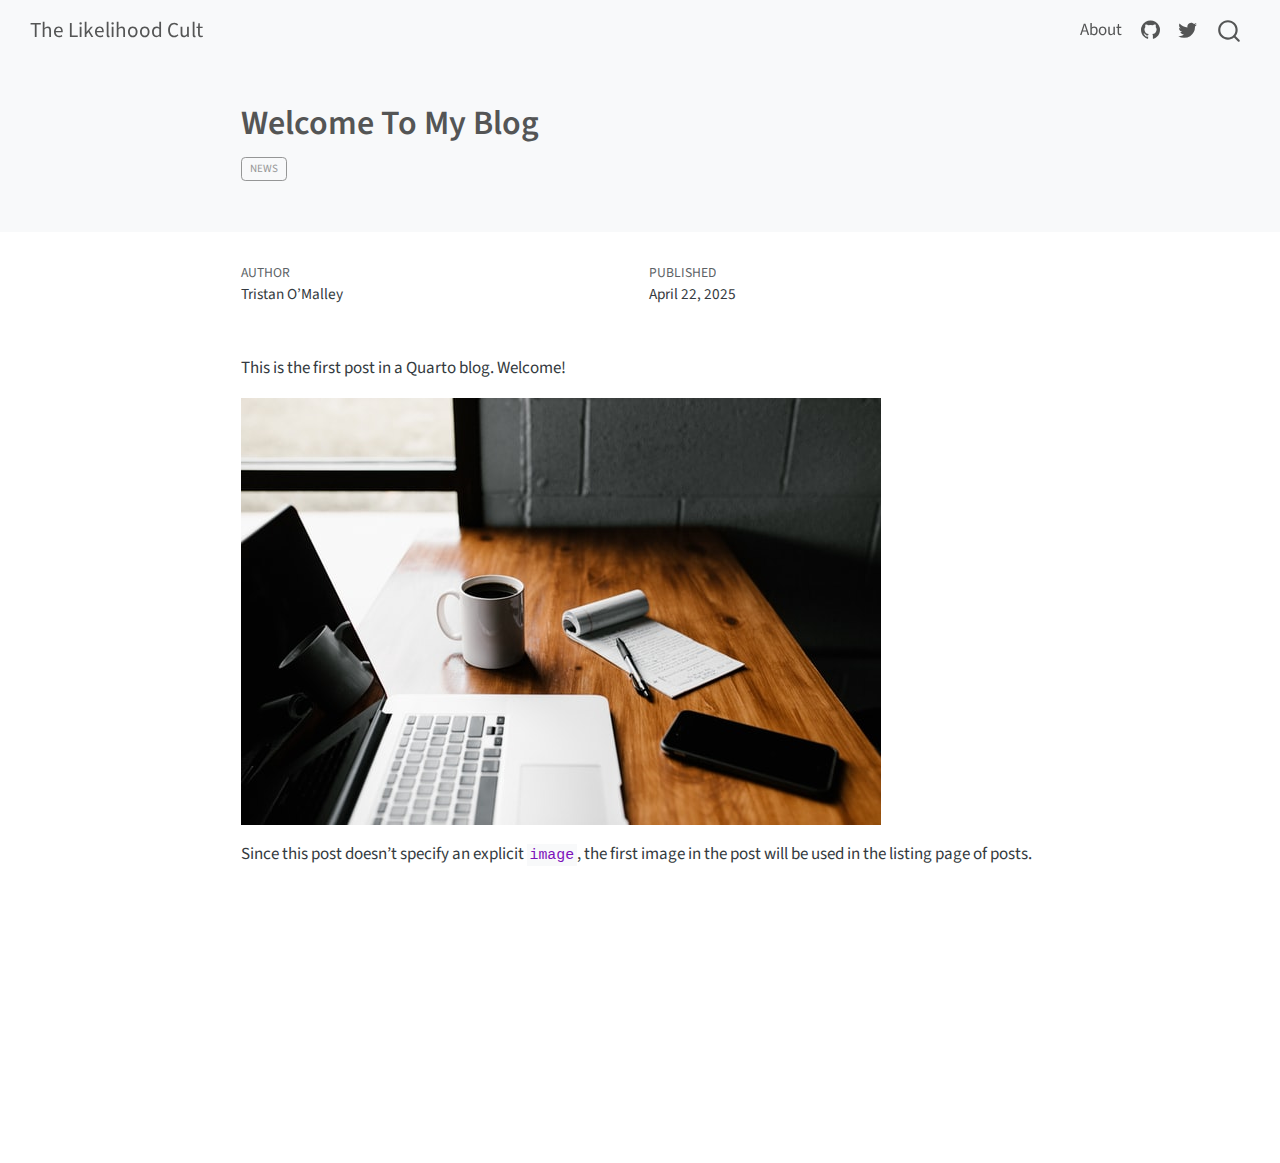
<file: docs/posts/welcome/index.html>
<!DOCTYPE html>
<html xmlns="http://www.w3.org/1999/xhtml" lang="en" xml:lang="en"><head>

<meta charset="utf-8">
<meta name="generator" content="quarto-1.6.42">

<meta name="viewport" content="width=device-width, initial-scale=1.0, user-scalable=yes">

<meta name="author" content="Tristan O’Malley">
<meta name="dcterms.date" content="2025-04-22">

<title>Welcome To My Blog – The Likelihood Cult</title>
<style>
code{white-space: pre-wrap;}
span.smallcaps{font-variant: small-caps;}
div.columns{display: flex; gap: min(4vw, 1.5em);}
div.column{flex: auto; overflow-x: auto;}
div.hanging-indent{margin-left: 1.5em; text-indent: -1.5em;}
ul.task-list{list-style: none;}
ul.task-list li input[type="checkbox"] {
  width: 0.8em;
  margin: 0 0.8em 0.2em -1em; /* quarto-specific, see https://github.com/quarto-dev/quarto-cli/issues/4556 */ 
  vertical-align: middle;
}
</style>


<script src="../../site_libs/quarto-nav/quarto-nav.js"></script>
<script src="../../site_libs/quarto-nav/headroom.min.js"></script>
<script src="../../site_libs/clipboard/clipboard.min.js"></script>
<script src="../../site_libs/quarto-search/autocomplete.umd.js"></script>
<script src="../../site_libs/quarto-search/fuse.min.js"></script>
<script src="../../site_libs/quarto-search/quarto-search.js"></script>
<meta name="quarto:offset" content="../../">
<script src="../../site_libs/quarto-html/quarto.js"></script>
<script src="../../site_libs/quarto-html/popper.min.js"></script>
<script src="../../site_libs/quarto-html/tippy.umd.min.js"></script>
<script src="../../site_libs/quarto-html/anchor.min.js"></script>
<link href="../../site_libs/quarto-html/tippy.css" rel="stylesheet">
<link href="../../site_libs/quarto-html/quarto-syntax-highlighting-2f5df379a58b258e96c21c0638c20c03.css" rel="stylesheet" id="quarto-text-highlighting-styles">
<script src="../../site_libs/bootstrap/bootstrap.min.js"></script>
<link href="../../site_libs/bootstrap/bootstrap-icons.css" rel="stylesheet">
<link href="../../site_libs/bootstrap/bootstrap-ddd961a2510921635943dfbbd19534c4.min.css" rel="stylesheet" append-hash="true" id="quarto-bootstrap" data-mode="light">
<script id="quarto-search-options" type="application/json">{
  "location": "navbar",
  "copy-button": false,
  "collapse-after": 3,
  "panel-placement": "end",
  "type": "overlay",
  "limit": 50,
  "keyboard-shortcut": [
    "f",
    "/",
    "s"
  ],
  "show-item-context": false,
  "language": {
    "search-no-results-text": "No results",
    "search-matching-documents-text": "matching documents",
    "search-copy-link-title": "Copy link to search",
    "search-hide-matches-text": "Hide additional matches",
    "search-more-match-text": "more match in this document",
    "search-more-matches-text": "more matches in this document",
    "search-clear-button-title": "Clear",
    "search-text-placeholder": "",
    "search-detached-cancel-button-title": "Cancel",
    "search-submit-button-title": "Submit",
    "search-label": "Search"
  }
}</script>


<link rel="stylesheet" href="../../styles.css">
</head>

<body class="nav-fixed fullcontent">

<div id="quarto-search-results"></div>
  <header id="quarto-header" class="headroom fixed-top quarto-banner">
    <nav class="navbar navbar-expand-lg " data-bs-theme="dark">
      <div class="navbar-container container-fluid">
      <div class="navbar-brand-container mx-auto">
    <a class="navbar-brand" href="../../index.html">
    <span class="navbar-title">The Likelihood Cult</span>
    </a>
  </div>
            <div id="quarto-search" class="" title="Search"></div>
          <button class="navbar-toggler" type="button" data-bs-toggle="collapse" data-bs-target="#navbarCollapse" aria-controls="navbarCollapse" role="menu" aria-expanded="false" aria-label="Toggle navigation" onclick="if (window.quartoToggleHeadroom) { window.quartoToggleHeadroom(); }">
  <span class="navbar-toggler-icon"></span>
</button>
          <div class="collapse navbar-collapse" id="navbarCollapse">
            <ul class="navbar-nav navbar-nav-scroll ms-auto">
  <li class="nav-item">
    <a class="nav-link" href="../../about.html"> 
<span class="menu-text">About</span></a>
  </li>  
  <li class="nav-item compact">
    <a class="nav-link" href="https://github.com/"> <i class="bi bi-github" role="img">
</i> 
<span class="menu-text"></span></a>
  </li>  
  <li class="nav-item compact">
    <a class="nav-link" href="https://twitter.com"> <i class="bi bi-twitter" role="img">
</i> 
<span class="menu-text"></span></a>
  </li>  
</ul>
          </div> <!-- /navcollapse -->
            <div class="quarto-navbar-tools">
</div>
      </div> <!-- /container-fluid -->
    </nav>
</header>
<!-- content -->
<header id="title-block-header" class="quarto-title-block default page-columns page-full">
  <div class="quarto-title-banner page-columns page-full">
    <div class="quarto-title column-body">
      <h1 class="title">Welcome To My Blog</h1>
                                <div class="quarto-categories">
                <div class="quarto-category">news</div>
              </div>
                  </div>
  </div>
    
  
  <div class="quarto-title-meta">

      <div>
      <div class="quarto-title-meta-heading">Author</div>
      <div class="quarto-title-meta-contents">
               <p>Tristan O’Malley </p>
            </div>
    </div>
      
      <div>
      <div class="quarto-title-meta-heading">Published</div>
      <div class="quarto-title-meta-contents">
        <p class="date">April 22, 2025</p>
      </div>
    </div>
    
      
    </div>
    
  
  </header><div id="quarto-content" class="quarto-container page-columns page-rows-contents page-layout-article page-navbar">
<!-- sidebar -->
<!-- margin-sidebar -->
    
<!-- main -->
<main class="content quarto-banner-title-block" id="quarto-document-content">





<p>This is the first post in a Quarto blog. Welcome!</p>
<p><img src="thumbnail.jpg" class="img-fluid"></p>
<p>Since this post doesn’t specify an explicit <code>image</code>, the first image in the post will be used in the listing page of posts.</p>



</main> <!-- /main -->
<script id="quarto-html-after-body" type="application/javascript">
window.document.addEventListener("DOMContentLoaded", function (event) {
  const toggleBodyColorMode = (bsSheetEl) => {
    const mode = bsSheetEl.getAttribute("data-mode");
    const bodyEl = window.document.querySelector("body");
    if (mode === "dark") {
      bodyEl.classList.add("quarto-dark");
      bodyEl.classList.remove("quarto-light");
    } else {
      bodyEl.classList.add("quarto-light");
      bodyEl.classList.remove("quarto-dark");
    }
  }
  const toggleBodyColorPrimary = () => {
    const bsSheetEl = window.document.querySelector("link#quarto-bootstrap");
    if (bsSheetEl) {
      toggleBodyColorMode(bsSheetEl);
    }
  }
  toggleBodyColorPrimary();  
  const icon = "";
  const anchorJS = new window.AnchorJS();
  anchorJS.options = {
    placement: 'right',
    icon: icon
  };
  anchorJS.add('.anchored');
  const isCodeAnnotation = (el) => {
    for (const clz of el.classList) {
      if (clz.startsWith('code-annotation-')) {                     
        return true;
      }
    }
    return false;
  }
  const onCopySuccess = function(e) {
    // button target
    const button = e.trigger;
    // don't keep focus
    button.blur();
    // flash "checked"
    button.classList.add('code-copy-button-checked');
    var currentTitle = button.getAttribute("title");
    button.setAttribute("title", "Copied!");
    let tooltip;
    if (window.bootstrap) {
      button.setAttribute("data-bs-toggle", "tooltip");
      button.setAttribute("data-bs-placement", "left");
      button.setAttribute("data-bs-title", "Copied!");
      tooltip = new bootstrap.Tooltip(button, 
        { trigger: "manual", 
          customClass: "code-copy-button-tooltip",
          offset: [0, -8]});
      tooltip.show();    
    }
    setTimeout(function() {
      if (tooltip) {
        tooltip.hide();
        button.removeAttribute("data-bs-title");
        button.removeAttribute("data-bs-toggle");
        button.removeAttribute("data-bs-placement");
      }
      button.setAttribute("title", currentTitle);
      button.classList.remove('code-copy-button-checked');
    }, 1000);
    // clear code selection
    e.clearSelection();
  }
  const getTextToCopy = function(trigger) {
      const codeEl = trigger.previousElementSibling.cloneNode(true);
      for (const childEl of codeEl.children) {
        if (isCodeAnnotation(childEl)) {
          childEl.remove();
        }
      }
      return codeEl.innerText;
  }
  const clipboard = new window.ClipboardJS('.code-copy-button:not([data-in-quarto-modal])', {
    text: getTextToCopy
  });
  clipboard.on('success', onCopySuccess);
  if (window.document.getElementById('quarto-embedded-source-code-modal')) {
    const clipboardModal = new window.ClipboardJS('.code-copy-button[data-in-quarto-modal]', {
      text: getTextToCopy,
      container: window.document.getElementById('quarto-embedded-source-code-modal')
    });
    clipboardModal.on('success', onCopySuccess);
  }
    var localhostRegex = new RegExp(/^(?:http|https):\/\/localhost\:?[0-9]*\//);
    var mailtoRegex = new RegExp(/^mailto:/);
      var filterRegex = new RegExp('/' + window.location.host + '/');
    var isInternal = (href) => {
        return filterRegex.test(href) || localhostRegex.test(href) || mailtoRegex.test(href);
    }
    // Inspect non-navigation links and adorn them if external
 	var links = window.document.querySelectorAll('a[href]:not(.nav-link):not(.navbar-brand):not(.toc-action):not(.sidebar-link):not(.sidebar-item-toggle):not(.pagination-link):not(.no-external):not([aria-hidden]):not(.dropdown-item):not(.quarto-navigation-tool):not(.about-link)');
    for (var i=0; i<links.length; i++) {
      const link = links[i];
      if (!isInternal(link.href)) {
        // undo the damage that might have been done by quarto-nav.js in the case of
        // links that we want to consider external
        if (link.dataset.originalHref !== undefined) {
          link.href = link.dataset.originalHref;
        }
      }
    }
  function tippyHover(el, contentFn, onTriggerFn, onUntriggerFn) {
    const config = {
      allowHTML: true,
      maxWidth: 500,
      delay: 100,
      arrow: false,
      appendTo: function(el) {
          return el.parentElement;
      },
      interactive: true,
      interactiveBorder: 10,
      theme: 'quarto',
      placement: 'bottom-start',
    };
    if (contentFn) {
      config.content = contentFn;
    }
    if (onTriggerFn) {
      config.onTrigger = onTriggerFn;
    }
    if (onUntriggerFn) {
      config.onUntrigger = onUntriggerFn;
    }
    window.tippy(el, config); 
  }
  const noterefs = window.document.querySelectorAll('a[role="doc-noteref"]');
  for (var i=0; i<noterefs.length; i++) {
    const ref = noterefs[i];
    tippyHover(ref, function() {
      // use id or data attribute instead here
      let href = ref.getAttribute('data-footnote-href') || ref.getAttribute('href');
      try { href = new URL(href).hash; } catch {}
      const id = href.replace(/^#\/?/, "");
      const note = window.document.getElementById(id);
      if (note) {
        return note.innerHTML;
      } else {
        return "";
      }
    });
  }
  const xrefs = window.document.querySelectorAll('a.quarto-xref');
  const processXRef = (id, note) => {
    // Strip column container classes
    const stripColumnClz = (el) => {
      el.classList.remove("page-full", "page-columns");
      if (el.children) {
        for (const child of el.children) {
          stripColumnClz(child);
        }
      }
    }
    stripColumnClz(note)
    if (id === null || id.startsWith('sec-')) {
      // Special case sections, only their first couple elements
      const container = document.createElement("div");
      if (note.children && note.children.length > 2) {
        container.appendChild(note.children[0].cloneNode(true));
        for (let i = 1; i < note.children.length; i++) {
          const child = note.children[i];
          if (child.tagName === "P" && child.innerText === "") {
            continue;
          } else {
            container.appendChild(child.cloneNode(true));
            break;
          }
        }
        if (window.Quarto?.typesetMath) {
          window.Quarto.typesetMath(container);
        }
        return container.innerHTML
      } else {
        if (window.Quarto?.typesetMath) {
          window.Quarto.typesetMath(note);
        }
        return note.innerHTML;
      }
    } else {
      // Remove any anchor links if they are present
      const anchorLink = note.querySelector('a.anchorjs-link');
      if (anchorLink) {
        anchorLink.remove();
      }
      if (window.Quarto?.typesetMath) {
        window.Quarto.typesetMath(note);
      }
      if (note.classList.contains("callout")) {
        return note.outerHTML;
      } else {
        return note.innerHTML;
      }
    }
  }
  for (var i=0; i<xrefs.length; i++) {
    const xref = xrefs[i];
    tippyHover(xref, undefined, function(instance) {
      instance.disable();
      let url = xref.getAttribute('href');
      let hash = undefined; 
      if (url.startsWith('#')) {
        hash = url;
      } else {
        try { hash = new URL(url).hash; } catch {}
      }
      if (hash) {
        const id = hash.replace(/^#\/?/, "");
        const note = window.document.getElementById(id);
        if (note !== null) {
          try {
            const html = processXRef(id, note.cloneNode(true));
            instance.setContent(html);
          } finally {
            instance.enable();
            instance.show();
          }
        } else {
          // See if we can fetch this
          fetch(url.split('#')[0])
          .then(res => res.text())
          .then(html => {
            const parser = new DOMParser();
            const htmlDoc = parser.parseFromString(html, "text/html");
            const note = htmlDoc.getElementById(id);
            if (note !== null) {
              const html = processXRef(id, note);
              instance.setContent(html);
            } 
          }).finally(() => {
            instance.enable();
            instance.show();
          });
        }
      } else {
        // See if we can fetch a full url (with no hash to target)
        // This is a special case and we should probably do some content thinning / targeting
        fetch(url)
        .then(res => res.text())
        .then(html => {
          const parser = new DOMParser();
          const htmlDoc = parser.parseFromString(html, "text/html");
          const note = htmlDoc.querySelector('main.content');
          if (note !== null) {
            // This should only happen for chapter cross references
            // (since there is no id in the URL)
            // remove the first header
            if (note.children.length > 0 && note.children[0].tagName === "HEADER") {
              note.children[0].remove();
            }
            const html = processXRef(null, note);
            instance.setContent(html);
          } 
        }).finally(() => {
          instance.enable();
          instance.show();
        });
      }
    }, function(instance) {
    });
  }
      let selectedAnnoteEl;
      const selectorForAnnotation = ( cell, annotation) => {
        let cellAttr = 'data-code-cell="' + cell + '"';
        let lineAttr = 'data-code-annotation="' +  annotation + '"';
        const selector = 'span[' + cellAttr + '][' + lineAttr + ']';
        return selector;
      }
      const selectCodeLines = (annoteEl) => {
        const doc = window.document;
        const targetCell = annoteEl.getAttribute("data-target-cell");
        const targetAnnotation = annoteEl.getAttribute("data-target-annotation");
        const annoteSpan = window.document.querySelector(selectorForAnnotation(targetCell, targetAnnotation));
        const lines = annoteSpan.getAttribute("data-code-lines").split(",");
        const lineIds = lines.map((line) => {
          return targetCell + "-" + line;
        })
        let top = null;
        let height = null;
        let parent = null;
        if (lineIds.length > 0) {
            //compute the position of the single el (top and bottom and make a div)
            const el = window.document.getElementById(lineIds[0]);
            top = el.offsetTop;
            height = el.offsetHeight;
            parent = el.parentElement.parentElement;
          if (lineIds.length > 1) {
            const lastEl = window.document.getElementById(lineIds[lineIds.length - 1]);
            const bottom = lastEl.offsetTop + lastEl.offsetHeight;
            height = bottom - top;
          }
          if (top !== null && height !== null && parent !== null) {
            // cook up a div (if necessary) and position it 
            let div = window.document.getElementById("code-annotation-line-highlight");
            if (div === null) {
              div = window.document.createElement("div");
              div.setAttribute("id", "code-annotation-line-highlight");
              div.style.position = 'absolute';
              parent.appendChild(div);
            }
            div.style.top = top - 2 + "px";
            div.style.height = height + 4 + "px";
            div.style.left = 0;
            let gutterDiv = window.document.getElementById("code-annotation-line-highlight-gutter");
            if (gutterDiv === null) {
              gutterDiv = window.document.createElement("div");
              gutterDiv.setAttribute("id", "code-annotation-line-highlight-gutter");
              gutterDiv.style.position = 'absolute';
              const codeCell = window.document.getElementById(targetCell);
              const gutter = codeCell.querySelector('.code-annotation-gutter');
              gutter.appendChild(gutterDiv);
            }
            gutterDiv.style.top = top - 2 + "px";
            gutterDiv.style.height = height + 4 + "px";
          }
          selectedAnnoteEl = annoteEl;
        }
      };
      const unselectCodeLines = () => {
        const elementsIds = ["code-annotation-line-highlight", "code-annotation-line-highlight-gutter"];
        elementsIds.forEach((elId) => {
          const div = window.document.getElementById(elId);
          if (div) {
            div.remove();
          }
        });
        selectedAnnoteEl = undefined;
      };
        // Handle positioning of the toggle
    window.addEventListener(
      "resize",
      throttle(() => {
        elRect = undefined;
        if (selectedAnnoteEl) {
          selectCodeLines(selectedAnnoteEl);
        }
      }, 10)
    );
    function throttle(fn, ms) {
    let throttle = false;
    let timer;
      return (...args) => {
        if(!throttle) { // first call gets through
            fn.apply(this, args);
            throttle = true;
        } else { // all the others get throttled
            if(timer) clearTimeout(timer); // cancel #2
            timer = setTimeout(() => {
              fn.apply(this, args);
              timer = throttle = false;
            }, ms);
        }
      };
    }
      // Attach click handler to the DT
      const annoteDls = window.document.querySelectorAll('dt[data-target-cell]');
      for (const annoteDlNode of annoteDls) {
        annoteDlNode.addEventListener('click', (event) => {
          const clickedEl = event.target;
          if (clickedEl !== selectedAnnoteEl) {
            unselectCodeLines();
            const activeEl = window.document.querySelector('dt[data-target-cell].code-annotation-active');
            if (activeEl) {
              activeEl.classList.remove('code-annotation-active');
            }
            selectCodeLines(clickedEl);
            clickedEl.classList.add('code-annotation-active');
          } else {
            // Unselect the line
            unselectCodeLines();
            clickedEl.classList.remove('code-annotation-active');
          }
        });
      }
  const findCites = (el) => {
    const parentEl = el.parentElement;
    if (parentEl) {
      const cites = parentEl.dataset.cites;
      if (cites) {
        return {
          el,
          cites: cites.split(' ')
        };
      } else {
        return findCites(el.parentElement)
      }
    } else {
      return undefined;
    }
  };
  var bibliorefs = window.document.querySelectorAll('a[role="doc-biblioref"]');
  for (var i=0; i<bibliorefs.length; i++) {
    const ref = bibliorefs[i];
    const citeInfo = findCites(ref);
    if (citeInfo) {
      tippyHover(citeInfo.el, function() {
        var popup = window.document.createElement('div');
        citeInfo.cites.forEach(function(cite) {
          var citeDiv = window.document.createElement('div');
          citeDiv.classList.add('hanging-indent');
          citeDiv.classList.add('csl-entry');
          var biblioDiv = window.document.getElementById('ref-' + cite);
          if (biblioDiv) {
            citeDiv.innerHTML = biblioDiv.innerHTML;
          }
          popup.appendChild(citeDiv);
        });
        return popup.innerHTML;
      });
    }
  }
});
</script>
</div> <!-- /content -->




</body></html>
</file>
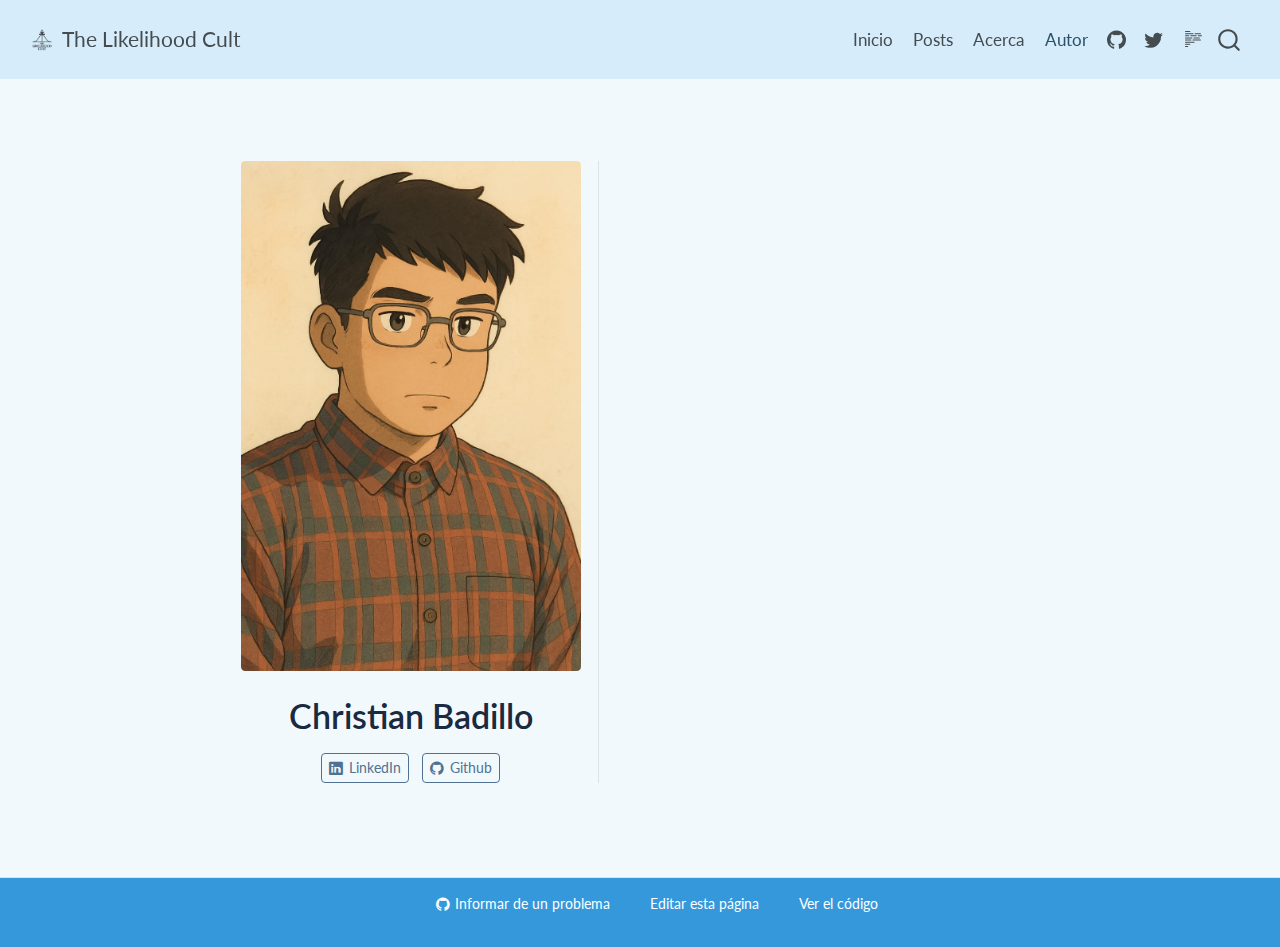
<file: docs/about-me.html>
<!DOCTYPE html>
<html xmlns="http://www.w3.org/1999/xhtml" lang="es" xml:lang="es"><head>

<meta charset="utf-8">
<meta name="generator" content="quarto-1.6.42">

<meta name="viewport" content="width=device-width, initial-scale=1.0, user-scalable=yes">


<title>Christian Badillo – The Likelihood Cult</title>
<style>
code{white-space: pre-wrap;}
span.smallcaps{font-variant: small-caps;}
div.columns{display: flex; gap: min(4vw, 1.5em);}
div.column{flex: auto; overflow-x: auto;}
div.hanging-indent{margin-left: 1.5em; text-indent: -1.5em;}
ul.task-list{list-style: none;}
ul.task-list li input[type="checkbox"] {
  width: 0.8em;
  margin: 0 0.8em 0.2em -1em; /* quarto-specific, see https://github.com/quarto-dev/quarto-cli/issues/4556 */ 
  vertical-align: middle;
}
</style>


<script src="site_libs/quarto-nav/quarto-nav.js"></script>
<script src="site_libs/clipboard/clipboard.min.js"></script>
<script src="site_libs/quarto-search/autocomplete.umd.js"></script>
<script src="site_libs/quarto-search/fuse.min.js"></script>
<script src="site_libs/quarto-search/quarto-search.js"></script>
<meta name="quarto:offset" content="./">
<script src="site_libs/quarto-html/quarto.js"></script>
<script src="site_libs/quarto-html/popper.min.js"></script>
<script src="site_libs/quarto-html/tippy.umd.min.js"></script>
<link href="site_libs/quarto-html/tippy.css" rel="stylesheet">
<link href="site_libs/quarto-html/quarto-syntax-highlighting-de84f8d6bb715db06a919283c2d1e787.css" rel="stylesheet" id="quarto-text-highlighting-styles">
<script src="site_libs/bootstrap/bootstrap.min.js"></script>
<link href="site_libs/bootstrap/bootstrap-icons.css" rel="stylesheet">
<link href="site_libs/bootstrap/bootstrap-5b8ce448e4857394a30730f9ad654fb2.min.css" rel="stylesheet" append-hash="true" id="quarto-bootstrap" data-mode="light">
<script id="quarto-search-options" type="application/json">{
  "location": "navbar",
  "copy-button": false,
  "collapse-after": 3,
  "panel-placement": "end",
  "type": "overlay",
  "limit": 50,
  "keyboard-shortcut": [
    "f",
    "/",
    "s"
  ],
  "language": {
    "search-no-results-text": "Sin resultados",
    "search-matching-documents-text": "documentos encontrados",
    "search-copy-link-title": "Copiar el enlace en la búsqueda",
    "search-hide-matches-text": "Ocultar resultados adicionales",
    "search-more-match-text": "resultado adicional en este documento",
    "search-more-matches-text": "resultados adicionales en este documento",
    "search-clear-button-title": "Borrar",
    "search-text-placeholder": "",
    "search-detached-cancel-button-title": "Cancelar",
    "search-submit-button-title": "Enviar",
    "search-label": "Buscar"
  }
}</script>


<link rel="stylesheet" href="styles.css">
<meta property="og:title" content="Christian Badillo – The Likelihood Cult">
<meta property="og:description" content="Statistical Blog">
<meta property="og:image" content="img\blog\profirle.jpg">
<meta property="og:site_name" content="The Likelihood Cult">
<meta property="og:locale" content="es_MX">
</head>

<body class="nav-fixed fullcontent">

<div id="quarto-search-results"></div>
  <header id="quarto-header" class="headroom fixed-top">
    <nav class="navbar navbar-expand-lg " data-bs-theme="dark">
      <div class="navbar-container container-fluid">
      <div class="navbar-brand-container mx-auto">
    <a href="./index.html" class="navbar-brand navbar-brand-logo">
    <img src="./img\blog\logo-blog.png" alt="Logo for the The Likelihood Cult Blog" class="navbar-logo">
    </a>
    <a class="navbar-brand" href="./index.html">
    <span class="navbar-title">The Likelihood Cult</span>
    </a>
  </div>
            <div id="quarto-search" class="" title="Buscar"></div>
          <button class="navbar-toggler" type="button" data-bs-toggle="collapse" data-bs-target="#navbarCollapse" aria-controls="navbarCollapse" role="menu" aria-expanded="false" aria-label="Navegación de palanca" onclick="if (window.quartoToggleHeadroom) { window.quartoToggleHeadroom(); }">
  <span class="navbar-toggler-icon"></span>
</button>
          <div class="collapse navbar-collapse" id="navbarCollapse">
            <ul class="navbar-nav navbar-nav-scroll ms-auto">
  <li class="nav-item">
    <a class="nav-link" href="./index.html"> 
<span class="menu-text">Inicio</span></a>
  </li>  
  <li class="nav-item">
    <a class="nav-link" href="./blog.html"> 
<span class="menu-text">Posts</span></a>
  </li>  
  <li class="nav-item">
    <a class="nav-link" href="./about.html"> 
<span class="menu-text">Acerca</span></a>
  </li>  
  <li class="nav-item">
    <a class="nav-link active" href="./about-me.html" aria-current="page"> 
<span class="menu-text">Autor</span></a>
  </li>  
  <li class="nav-item compact">
    <a class="nav-link" href="https://github.com/"> <i class="bi bi-github" role="img">
</i> 
<span class="menu-text"></span></a>
  </li>  
  <li class="nav-item compact">
    <a class="nav-link" href="https://twitter.com"> <i class="bi bi-twitter" role="img">
</i> 
<span class="menu-text"></span></a>
  </li>  
</ul>
              <div class="quarto-navbar-tools">
  <a href="" class="quarto-reader-toggle quarto-navigation-tool px-1" onclick="window.quartoToggleReader(); return false;" title="Alternar modo lector">
  <div class="quarto-reader-toggle-btn">
  <i class="bi"></i>
  </div>
</a>
</div>
          </div> <!-- /navcollapse -->
      </div> <!-- /container-fluid -->
    </nav>
</header>
<!-- content -->
<div id="quarto-content" class="quarto-container page-columns page-rows-contents page-layout-article page-navbar">
<!-- sidebar -->
<!-- margin-sidebar -->
    
<!-- main -->
<main class="content" id="quarto-document-content">




<div class="quarto-about-trestles">
  <div class="about-entity">
    <img src="img\blog\profirle.jpg" class="about-image
  rounded " style="width: 20em;">
<header id="title-block-header" class="quarto-title-block default">
<div class="quarto-title">
<h1 class="title">Christian Badillo</h1>
</div>
<div class="quarto-title-meta">
  </div>
</header>
    <div class="about-links">
  <a href="https://www.linkedin.com/in/christian-badillo/" class="about-link" rel="" target="">
    <i class="bi bi-linkedin"></i>
     <span class="about-link-text">LinkedIn</span>
  </a>
  <a href="https://github.com/Christian-F-Badillo" class="about-link" rel="" target="">
    <i class="bi bi-github"></i>
     <span class="about-link-text">Github</span>
  </a>
</div>
  </div>
  <div class="about-contents"><div id="hero-heading">
</div></div>
</div>





<a onclick="window.scrollTo(0, 0); return false;" role="button" id="quarto-back-to-top"><i class="bi bi-arrow-up"></i> Volver arriba</a></main> <!-- /main -->
<script id="quarto-html-after-body" type="application/javascript">
window.document.addEventListener("DOMContentLoaded", function (event) {
  const toggleBodyColorMode = (bsSheetEl) => {
    const mode = bsSheetEl.getAttribute("data-mode");
    const bodyEl = window.document.querySelector("body");
    if (mode === "dark") {
      bodyEl.classList.add("quarto-dark");
      bodyEl.classList.remove("quarto-light");
    } else {
      bodyEl.classList.add("quarto-light");
      bodyEl.classList.remove("quarto-dark");
    }
  }
  const toggleBodyColorPrimary = () => {
    const bsSheetEl = window.document.querySelector("link#quarto-bootstrap");
    if (bsSheetEl) {
      toggleBodyColorMode(bsSheetEl);
    }
  }
  toggleBodyColorPrimary();  
  const isCodeAnnotation = (el) => {
    for (const clz of el.classList) {
      if (clz.startsWith('code-annotation-')) {                     
        return true;
      }
    }
    return false;
  }
  const onCopySuccess = function(e) {
    // button target
    const button = e.trigger;
    // don't keep focus
    button.blur();
    // flash "checked"
    button.classList.add('code-copy-button-checked');
    var currentTitle = button.getAttribute("title");
    button.setAttribute("title", "Copiado");
    let tooltip;
    if (window.bootstrap) {
      button.setAttribute("data-bs-toggle", "tooltip");
      button.setAttribute("data-bs-placement", "left");
      button.setAttribute("data-bs-title", "Copiado");
      tooltip = new bootstrap.Tooltip(button, 
        { trigger: "manual", 
          customClass: "code-copy-button-tooltip",
          offset: [0, -8]});
      tooltip.show();    
    }
    setTimeout(function() {
      if (tooltip) {
        tooltip.hide();
        button.removeAttribute("data-bs-title");
        button.removeAttribute("data-bs-toggle");
        button.removeAttribute("data-bs-placement");
      }
      button.setAttribute("title", currentTitle);
      button.classList.remove('code-copy-button-checked');
    }, 1000);
    // clear code selection
    e.clearSelection();
  }
  const getTextToCopy = function(trigger) {
      const codeEl = trigger.previousElementSibling.cloneNode(true);
      for (const childEl of codeEl.children) {
        if (isCodeAnnotation(childEl)) {
          childEl.remove();
        }
      }
      return codeEl.innerText;
  }
  const clipboard = new window.ClipboardJS('.code-copy-button:not([data-in-quarto-modal])', {
    text: getTextToCopy
  });
  clipboard.on('success', onCopySuccess);
  if (window.document.getElementById('quarto-embedded-source-code-modal')) {
    const clipboardModal = new window.ClipboardJS('.code-copy-button[data-in-quarto-modal]', {
      text: getTextToCopy,
      container: window.document.getElementById('quarto-embedded-source-code-modal')
    });
    clipboardModal.on('success', onCopySuccess);
  }
    var localhostRegex = new RegExp(/^(?:http|https):\/\/localhost\:?[0-9]*\//);
    var mailtoRegex = new RegExp(/^mailto:/);
      var filterRegex = new RegExp('/' + window.location.host + '/');
    var isInternal = (href) => {
        return filterRegex.test(href) || localhostRegex.test(href) || mailtoRegex.test(href);
    }
    // Inspect non-navigation links and adorn them if external
 	var links = window.document.querySelectorAll('a[href]:not(.nav-link):not(.navbar-brand):not(.toc-action):not(.sidebar-link):not(.sidebar-item-toggle):not(.pagination-link):not(.no-external):not([aria-hidden]):not(.dropdown-item):not(.quarto-navigation-tool):not(.about-link)');
    for (var i=0; i<links.length; i++) {
      const link = links[i];
      if (!isInternal(link.href)) {
        // undo the damage that might have been done by quarto-nav.js in the case of
        // links that we want to consider external
        if (link.dataset.originalHref !== undefined) {
          link.href = link.dataset.originalHref;
        }
          // default icon
          link.classList.add("external");
      }
    }
  function tippyHover(el, contentFn, onTriggerFn, onUntriggerFn) {
    const config = {
      allowHTML: true,
      maxWidth: 500,
      delay: 100,
      arrow: false,
      appendTo: function(el) {
          return el.parentElement;
      },
      interactive: true,
      interactiveBorder: 10,
      theme: 'quarto',
      placement: 'bottom-start',
    };
    if (contentFn) {
      config.content = contentFn;
    }
    if (onTriggerFn) {
      config.onTrigger = onTriggerFn;
    }
    if (onUntriggerFn) {
      config.onUntrigger = onUntriggerFn;
    }
    window.tippy(el, config); 
  }
  const noterefs = window.document.querySelectorAll('a[role="doc-noteref"]');
  for (var i=0; i<noterefs.length; i++) {
    const ref = noterefs[i];
    tippyHover(ref, function() {
      // use id or data attribute instead here
      let href = ref.getAttribute('data-footnote-href') || ref.getAttribute('href');
      try { href = new URL(href).hash; } catch {}
      const id = href.replace(/^#\/?/, "");
      const note = window.document.getElementById(id);
      if (note) {
        return note.innerHTML;
      } else {
        return "";
      }
    });
  }
  const xrefs = window.document.querySelectorAll('a.quarto-xref');
  const processXRef = (id, note) => {
    // Strip column container classes
    const stripColumnClz = (el) => {
      el.classList.remove("page-full", "page-columns");
      if (el.children) {
        for (const child of el.children) {
          stripColumnClz(child);
        }
      }
    }
    stripColumnClz(note)
    if (id === null || id.startsWith('sec-')) {
      // Special case sections, only their first couple elements
      const container = document.createElement("div");
      if (note.children && note.children.length > 2) {
        container.appendChild(note.children[0].cloneNode(true));
        for (let i = 1; i < note.children.length; i++) {
          const child = note.children[i];
          if (child.tagName === "P" && child.innerText === "") {
            continue;
          } else {
            container.appendChild(child.cloneNode(true));
            break;
          }
        }
        if (window.Quarto?.typesetMath) {
          window.Quarto.typesetMath(container);
        }
        return container.innerHTML
      } else {
        if (window.Quarto?.typesetMath) {
          window.Quarto.typesetMath(note);
        }
        return note.innerHTML;
      }
    } else {
      // Remove any anchor links if they are present
      const anchorLink = note.querySelector('a.anchorjs-link');
      if (anchorLink) {
        anchorLink.remove();
      }
      if (window.Quarto?.typesetMath) {
        window.Quarto.typesetMath(note);
      }
      if (note.classList.contains("callout")) {
        return note.outerHTML;
      } else {
        return note.innerHTML;
      }
    }
  }
  for (var i=0; i<xrefs.length; i++) {
    const xref = xrefs[i];
    tippyHover(xref, undefined, function(instance) {
      instance.disable();
      let url = xref.getAttribute('href');
      let hash = undefined; 
      if (url.startsWith('#')) {
        hash = url;
      } else {
        try { hash = new URL(url).hash; } catch {}
      }
      if (hash) {
        const id = hash.replace(/^#\/?/, "");
        const note = window.document.getElementById(id);
        if (note !== null) {
          try {
            const html = processXRef(id, note.cloneNode(true));
            instance.setContent(html);
          } finally {
            instance.enable();
            instance.show();
          }
        } else {
          // See if we can fetch this
          fetch(url.split('#')[0])
          .then(res => res.text())
          .then(html => {
            const parser = new DOMParser();
            const htmlDoc = parser.parseFromString(html, "text/html");
            const note = htmlDoc.getElementById(id);
            if (note !== null) {
              const html = processXRef(id, note);
              instance.setContent(html);
            } 
          }).finally(() => {
            instance.enable();
            instance.show();
          });
        }
      } else {
        // See if we can fetch a full url (with no hash to target)
        // This is a special case and we should probably do some content thinning / targeting
        fetch(url)
        .then(res => res.text())
        .then(html => {
          const parser = new DOMParser();
          const htmlDoc = parser.parseFromString(html, "text/html");
          const note = htmlDoc.querySelector('main.content');
          if (note !== null) {
            // This should only happen for chapter cross references
            // (since there is no id in the URL)
            // remove the first header
            if (note.children.length > 0 && note.children[0].tagName === "HEADER") {
              note.children[0].remove();
            }
            const html = processXRef(null, note);
            instance.setContent(html);
          } 
        }).finally(() => {
          instance.enable();
          instance.show();
        });
      }
    }, function(instance) {
    });
  }
      let selectedAnnoteEl;
      const selectorForAnnotation = ( cell, annotation) => {
        let cellAttr = 'data-code-cell="' + cell + '"';
        let lineAttr = 'data-code-annotation="' +  annotation + '"';
        const selector = 'span[' + cellAttr + '][' + lineAttr + ']';
        return selector;
      }
      const selectCodeLines = (annoteEl) => {
        const doc = window.document;
        const targetCell = annoteEl.getAttribute("data-target-cell");
        const targetAnnotation = annoteEl.getAttribute("data-target-annotation");
        const annoteSpan = window.document.querySelector(selectorForAnnotation(targetCell, targetAnnotation));
        const lines = annoteSpan.getAttribute("data-code-lines").split(",");
        const lineIds = lines.map((line) => {
          return targetCell + "-" + line;
        })
        let top = null;
        let height = null;
        let parent = null;
        if (lineIds.length > 0) {
            //compute the position of the single el (top and bottom and make a div)
            const el = window.document.getElementById(lineIds[0]);
            top = el.offsetTop;
            height = el.offsetHeight;
            parent = el.parentElement.parentElement;
          if (lineIds.length > 1) {
            const lastEl = window.document.getElementById(lineIds[lineIds.length - 1]);
            const bottom = lastEl.offsetTop + lastEl.offsetHeight;
            height = bottom - top;
          }
          if (top !== null && height !== null && parent !== null) {
            // cook up a div (if necessary) and position it 
            let div = window.document.getElementById("code-annotation-line-highlight");
            if (div === null) {
              div = window.document.createElement("div");
              div.setAttribute("id", "code-annotation-line-highlight");
              div.style.position = 'absolute';
              parent.appendChild(div);
            }
            div.style.top = top - 2 + "px";
            div.style.height = height + 4 + "px";
            div.style.left = 0;
            let gutterDiv = window.document.getElementById("code-annotation-line-highlight-gutter");
            if (gutterDiv === null) {
              gutterDiv = window.document.createElement("div");
              gutterDiv.setAttribute("id", "code-annotation-line-highlight-gutter");
              gutterDiv.style.position = 'absolute';
              const codeCell = window.document.getElementById(targetCell);
              const gutter = codeCell.querySelector('.code-annotation-gutter');
              gutter.appendChild(gutterDiv);
            }
            gutterDiv.style.top = top - 2 + "px";
            gutterDiv.style.height = height + 4 + "px";
          }
          selectedAnnoteEl = annoteEl;
        }
      };
      const unselectCodeLines = () => {
        const elementsIds = ["code-annotation-line-highlight", "code-annotation-line-highlight-gutter"];
        elementsIds.forEach((elId) => {
          const div = window.document.getElementById(elId);
          if (div) {
            div.remove();
          }
        });
        selectedAnnoteEl = undefined;
      };
        // Handle positioning of the toggle
    window.addEventListener(
      "resize",
      throttle(() => {
        elRect = undefined;
        if (selectedAnnoteEl) {
          selectCodeLines(selectedAnnoteEl);
        }
      }, 10)
    );
    function throttle(fn, ms) {
    let throttle = false;
    let timer;
      return (...args) => {
        if(!throttle) { // first call gets through
            fn.apply(this, args);
            throttle = true;
        } else { // all the others get throttled
            if(timer) clearTimeout(timer); // cancel #2
            timer = setTimeout(() => {
              fn.apply(this, args);
              timer = throttle = false;
            }, ms);
        }
      };
    }
      // Attach click handler to the DT
      const annoteDls = window.document.querySelectorAll('dt[data-target-cell]');
      for (const annoteDlNode of annoteDls) {
        annoteDlNode.addEventListener('click', (event) => {
          const clickedEl = event.target;
          if (clickedEl !== selectedAnnoteEl) {
            unselectCodeLines();
            const activeEl = window.document.querySelector('dt[data-target-cell].code-annotation-active');
            if (activeEl) {
              activeEl.classList.remove('code-annotation-active');
            }
            selectCodeLines(clickedEl);
            clickedEl.classList.add('code-annotation-active');
          } else {
            // Unselect the line
            unselectCodeLines();
            clickedEl.classList.remove('code-annotation-active');
          }
        });
      }
  const findCites = (el) => {
    const parentEl = el.parentElement;
    if (parentEl) {
      const cites = parentEl.dataset.cites;
      if (cites) {
        return {
          el,
          cites: cites.split(' ')
        };
      } else {
        return findCites(el.parentElement)
      }
    } else {
      return undefined;
    }
  };
  var bibliorefs = window.document.querySelectorAll('a[role="doc-biblioref"]');
  for (var i=0; i<bibliorefs.length; i++) {
    const ref = bibliorefs[i];
    const citeInfo = findCites(ref);
    if (citeInfo) {
      tippyHover(citeInfo.el, function() {
        var popup = window.document.createElement('div');
        citeInfo.cites.forEach(function(cite) {
          var citeDiv = window.document.createElement('div');
          citeDiv.classList.add('hanging-indent');
          citeDiv.classList.add('csl-entry');
          var biblioDiv = window.document.getElementById('ref-' + cite);
          if (biblioDiv) {
            citeDiv.innerHTML = biblioDiv.innerHTML;
          }
          popup.appendChild(citeDiv);
        });
        return popup.innerHTML;
      });
    }
  }
});
</script>
</div> <!-- /content -->




<footer class="footer"><div class="nav-footer"><div class="nav-footer-center"><div class="toc-actions"><ul><li><a href="https://github.com/Christian-F-Badillo/Blog-The-Likelihood-Cult/issues/new" class="toc-action"><i class="bi bi-github"></i>Informar de un problema</a></li><li><a href="https://github.com/Christian-F-Badillo/Blog-The-Likelihood-Cult/edit/main/about-me.qmd" class="toc-action"><i class="bi empty"></i>Editar esta página</a></li><li><a href="https://github.com/Christian-F-Badillo/Blog-The-Likelihood-Cult/blob/main/about-me.qmd" class="toc-action"><i class="bi empty"></i>Ver el código</a></li></ul></div></div></div></footer></body></html>
</file>
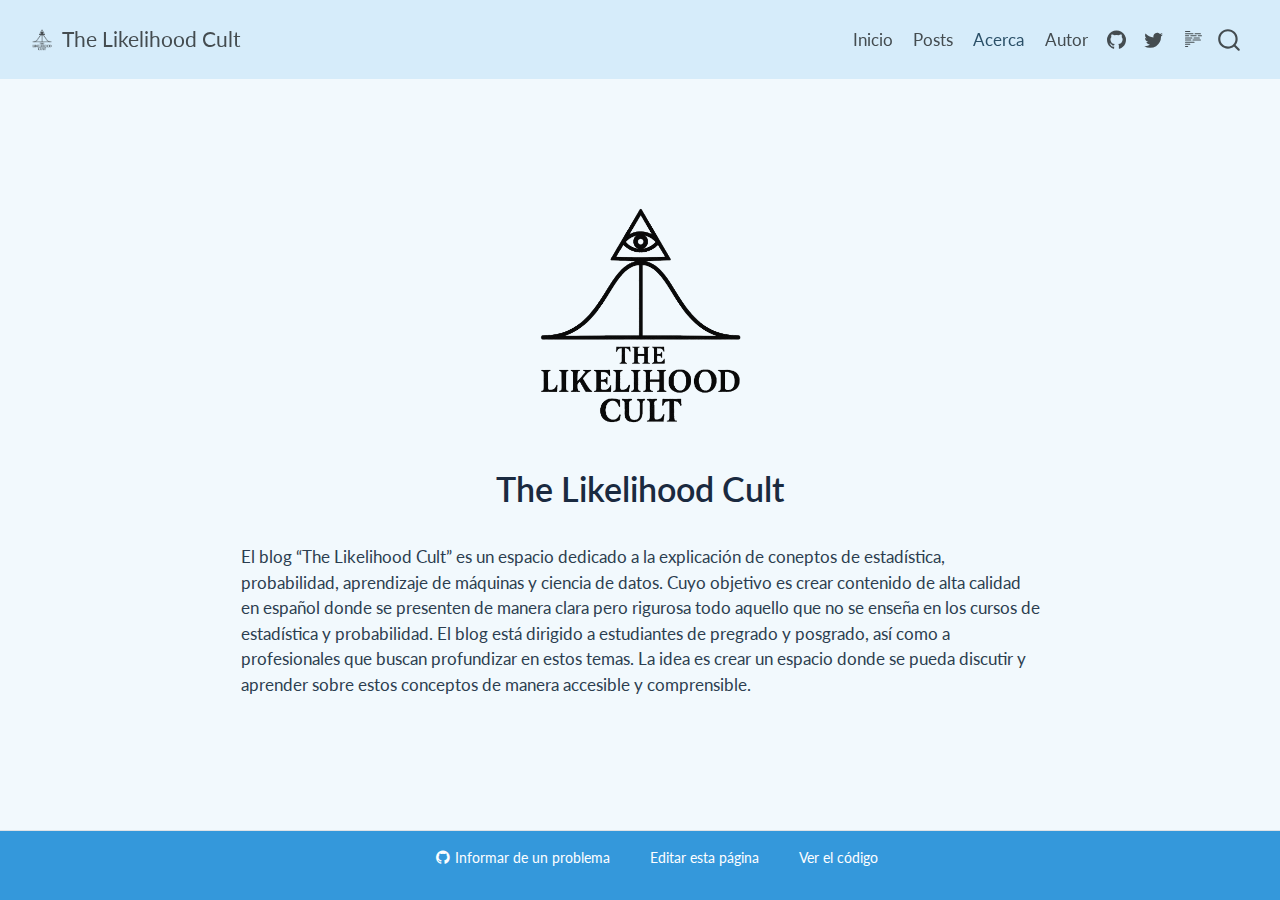
<file: docs/about.html>
<!DOCTYPE html>
<html xmlns="http://www.w3.org/1999/xhtml" lang="es" xml:lang="es"><head>

<meta charset="utf-8">
<meta name="generator" content="quarto-1.6.42">

<meta name="viewport" content="width=device-width, initial-scale=1.0, user-scalable=yes">


<title>The Likelihood Cult</title>
<style>
code{white-space: pre-wrap;}
span.smallcaps{font-variant: small-caps;}
div.columns{display: flex; gap: min(4vw, 1.5em);}
div.column{flex: auto; overflow-x: auto;}
div.hanging-indent{margin-left: 1.5em; text-indent: -1.5em;}
ul.task-list{list-style: none;}
ul.task-list li input[type="checkbox"] {
  width: 0.8em;
  margin: 0 0.8em 0.2em -1em; /* quarto-specific, see https://github.com/quarto-dev/quarto-cli/issues/4556 */ 
  vertical-align: middle;
}
</style>


<script src="site_libs/quarto-nav/quarto-nav.js"></script>
<script src="site_libs/clipboard/clipboard.min.js"></script>
<script src="site_libs/quarto-search/autocomplete.umd.js"></script>
<script src="site_libs/quarto-search/fuse.min.js"></script>
<script src="site_libs/quarto-search/quarto-search.js"></script>
<meta name="quarto:offset" content="./">
<script src="site_libs/quarto-html/quarto.js"></script>
<script src="site_libs/quarto-html/popper.min.js"></script>
<script src="site_libs/quarto-html/tippy.umd.min.js"></script>
<link href="site_libs/quarto-html/tippy.css" rel="stylesheet">
<link href="site_libs/quarto-html/quarto-syntax-highlighting-de84f8d6bb715db06a919283c2d1e787.css" rel="stylesheet" id="quarto-text-highlighting-styles">
<script src="site_libs/bootstrap/bootstrap.min.js"></script>
<link href="site_libs/bootstrap/bootstrap-icons.css" rel="stylesheet">
<link href="site_libs/bootstrap/bootstrap-5b8ce448e4857394a30730f9ad654fb2.min.css" rel="stylesheet" append-hash="true" id="quarto-bootstrap" data-mode="light">
<script id="quarto-search-options" type="application/json">{
  "location": "navbar",
  "copy-button": false,
  "collapse-after": 3,
  "panel-placement": "end",
  "type": "overlay",
  "limit": 50,
  "keyboard-shortcut": [
    "f",
    "/",
    "s"
  ],
  "language": {
    "search-no-results-text": "Sin resultados",
    "search-matching-documents-text": "documentos encontrados",
    "search-copy-link-title": "Copiar el enlace en la búsqueda",
    "search-hide-matches-text": "Ocultar resultados adicionales",
    "search-more-match-text": "resultado adicional en este documento",
    "search-more-matches-text": "resultados adicionales en este documento",
    "search-clear-button-title": "Borrar",
    "search-text-placeholder": "",
    "search-detached-cancel-button-title": "Cancelar",
    "search-submit-button-title": "Enviar",
    "search-label": "Buscar"
  }
}</script>


<link rel="stylesheet" href="styles.css">
<meta property="og:title" content="The Likelihood Cult">
<meta property="og:description" content="Statistical Blog">
<meta property="og:image" content="https://christian-f-badillo.github.io/Blog-The-Likelihood-Cult/img/blog/logo-blog.png">
<meta property="og:site_name" content="The Likelihood Cult">
<meta property="og:locale" content="es_MX">
<meta property="og:image:height" content="500">
<meta property="og:image:width" content="500">
</head>

<body class="nav-fixed fullcontent">

<div id="quarto-search-results"></div>
  <header id="quarto-header" class="headroom fixed-top">
    <nav class="navbar navbar-expand-lg " data-bs-theme="dark">
      <div class="navbar-container container-fluid">
      <div class="navbar-brand-container mx-auto">
    <a href="./index.html" class="navbar-brand navbar-brand-logo">
    <img src="./img\blog\logo-blog.png" alt="Logo for the The Likelihood Cult Blog" class="navbar-logo">
    </a>
    <a class="navbar-brand" href="./index.html">
    <span class="navbar-title">The Likelihood Cult</span>
    </a>
  </div>
            <div id="quarto-search" class="" title="Buscar"></div>
          <button class="navbar-toggler" type="button" data-bs-toggle="collapse" data-bs-target="#navbarCollapse" aria-controls="navbarCollapse" role="menu" aria-expanded="false" aria-label="Navegación de palanca" onclick="if (window.quartoToggleHeadroom) { window.quartoToggleHeadroom(); }">
  <span class="navbar-toggler-icon"></span>
</button>
          <div class="collapse navbar-collapse" id="navbarCollapse">
            <ul class="navbar-nav navbar-nav-scroll ms-auto">
  <li class="nav-item">
    <a class="nav-link" href="./index.html"> 
<span class="menu-text">Inicio</span></a>
  </li>  
  <li class="nav-item">
    <a class="nav-link" href="./blog.html"> 
<span class="menu-text">Posts</span></a>
  </li>  
  <li class="nav-item">
    <a class="nav-link active" href="./about.html" aria-current="page"> 
<span class="menu-text">Acerca</span></a>
  </li>  
  <li class="nav-item">
    <a class="nav-link" href="./about-me.html"> 
<span class="menu-text">Autor</span></a>
  </li>  
  <li class="nav-item compact">
    <a class="nav-link" href="https://github.com/"> <i class="bi bi-github" role="img">
</i> 
<span class="menu-text"></span></a>
  </li>  
  <li class="nav-item compact">
    <a class="nav-link" href="https://twitter.com"> <i class="bi bi-twitter" role="img">
</i> 
<span class="menu-text"></span></a>
  </li>  
</ul>
              <div class="quarto-navbar-tools">
  <a href="" class="quarto-reader-toggle quarto-navigation-tool px-1" onclick="window.quartoToggleReader(); return false;" title="Alternar modo lector">
  <div class="quarto-reader-toggle-btn">
  <i class="bi"></i>
  </div>
</a>
</div>
          </div> <!-- /navcollapse -->
      </div> <!-- /container-fluid -->
    </nav>
</header>
<!-- content -->
<div id="quarto-content" class="quarto-container page-columns page-rows-contents page-layout-article page-navbar">
<!-- sidebar -->
<!-- margin-sidebar -->
    
<!-- main -->
<main class="content" id="quarto-document-content">




<div class="quarto-about-jolla">
  <img src="img\blog\logo-blog.png" class="about-image
  round " style="height: 15em; width: 15em;">
 <header id="title-block-header" class="quarto-title-block default">
<div class="quarto-title">
<h1 class="title">The Likelihood Cult</h1>
</div>
<div class="quarto-title-meta">
  </div>
</header><div id="hero-heading">
</div>  
</div>

<p>El blog “The Likelihood Cult” es un espacio dedicado a la explicación de coneptos de estadística, probabilidad, aprendizaje de máquinas y ciencia de datos. Cuyo objetivo es crear contenido de alta calidad en español donde se presenten de manera clara pero rigurosa todo aquello que no se enseña en los cursos de estadística y probabilidad. El blog está dirigido a estudiantes de pregrado y posgrado, así como a profesionales que buscan profundizar en estos temas. La idea es crear un espacio donde se pueda discutir y aprender sobre estos conceptos de manera accesible y comprensible.</p>




<a onclick="window.scrollTo(0, 0); return false;" role="button" id="quarto-back-to-top"><i class="bi bi-arrow-up"></i> Volver arriba</a></main> <!-- /main -->
<script id="quarto-html-after-body" type="application/javascript">
window.document.addEventListener("DOMContentLoaded", function (event) {
  const toggleBodyColorMode = (bsSheetEl) => {
    const mode = bsSheetEl.getAttribute("data-mode");
    const bodyEl = window.document.querySelector("body");
    if (mode === "dark") {
      bodyEl.classList.add("quarto-dark");
      bodyEl.classList.remove("quarto-light");
    } else {
      bodyEl.classList.add("quarto-light");
      bodyEl.classList.remove("quarto-dark");
    }
  }
  const toggleBodyColorPrimary = () => {
    const bsSheetEl = window.document.querySelector("link#quarto-bootstrap");
    if (bsSheetEl) {
      toggleBodyColorMode(bsSheetEl);
    }
  }
  toggleBodyColorPrimary();  
  const isCodeAnnotation = (el) => {
    for (const clz of el.classList) {
      if (clz.startsWith('code-annotation-')) {                     
        return true;
      }
    }
    return false;
  }
  const onCopySuccess = function(e) {
    // button target
    const button = e.trigger;
    // don't keep focus
    button.blur();
    // flash "checked"
    button.classList.add('code-copy-button-checked');
    var currentTitle = button.getAttribute("title");
    button.setAttribute("title", "Copiado");
    let tooltip;
    if (window.bootstrap) {
      button.setAttribute("data-bs-toggle", "tooltip");
      button.setAttribute("data-bs-placement", "left");
      button.setAttribute("data-bs-title", "Copiado");
      tooltip = new bootstrap.Tooltip(button, 
        { trigger: "manual", 
          customClass: "code-copy-button-tooltip",
          offset: [0, -8]});
      tooltip.show();    
    }
    setTimeout(function() {
      if (tooltip) {
        tooltip.hide();
        button.removeAttribute("data-bs-title");
        button.removeAttribute("data-bs-toggle");
        button.removeAttribute("data-bs-placement");
      }
      button.setAttribute("title", currentTitle);
      button.classList.remove('code-copy-button-checked');
    }, 1000);
    // clear code selection
    e.clearSelection();
  }
  const getTextToCopy = function(trigger) {
      const codeEl = trigger.previousElementSibling.cloneNode(true);
      for (const childEl of codeEl.children) {
        if (isCodeAnnotation(childEl)) {
          childEl.remove();
        }
      }
      return codeEl.innerText;
  }
  const clipboard = new window.ClipboardJS('.code-copy-button:not([data-in-quarto-modal])', {
    text: getTextToCopy
  });
  clipboard.on('success', onCopySuccess);
  if (window.document.getElementById('quarto-embedded-source-code-modal')) {
    const clipboardModal = new window.ClipboardJS('.code-copy-button[data-in-quarto-modal]', {
      text: getTextToCopy,
      container: window.document.getElementById('quarto-embedded-source-code-modal')
    });
    clipboardModal.on('success', onCopySuccess);
  }
    var localhostRegex = new RegExp(/^(?:http|https):\/\/localhost\:?[0-9]*\//);
    var mailtoRegex = new RegExp(/^mailto:/);
      var filterRegex = new RegExp("https:\/\/christian-f-badillo\.github\.io\/Blog-The-Likelihood-Cult\/");
    var isInternal = (href) => {
        return filterRegex.test(href) || localhostRegex.test(href) || mailtoRegex.test(href);
    }
    // Inspect non-navigation links and adorn them if external
 	var links = window.document.querySelectorAll('a[href]:not(.nav-link):not(.navbar-brand):not(.toc-action):not(.sidebar-link):not(.sidebar-item-toggle):not(.pagination-link):not(.no-external):not([aria-hidden]):not(.dropdown-item):not(.quarto-navigation-tool):not(.about-link)');
    for (var i=0; i<links.length; i++) {
      const link = links[i];
      if (!isInternal(link.href)) {
        // undo the damage that might have been done by quarto-nav.js in the case of
        // links that we want to consider external
        if (link.dataset.originalHref !== undefined) {
          link.href = link.dataset.originalHref;
        }
          // default icon
          link.classList.add("external");
      }
    }
  function tippyHover(el, contentFn, onTriggerFn, onUntriggerFn) {
    const config = {
      allowHTML: true,
      maxWidth: 500,
      delay: 100,
      arrow: false,
      appendTo: function(el) {
          return el.parentElement;
      },
      interactive: true,
      interactiveBorder: 10,
      theme: 'quarto',
      placement: 'bottom-start',
    };
    if (contentFn) {
      config.content = contentFn;
    }
    if (onTriggerFn) {
      config.onTrigger = onTriggerFn;
    }
    if (onUntriggerFn) {
      config.onUntrigger = onUntriggerFn;
    }
    window.tippy(el, config); 
  }
  const noterefs = window.document.querySelectorAll('a[role="doc-noteref"]');
  for (var i=0; i<noterefs.length; i++) {
    const ref = noterefs[i];
    tippyHover(ref, function() {
      // use id or data attribute instead here
      let href = ref.getAttribute('data-footnote-href') || ref.getAttribute('href');
      try { href = new URL(href).hash; } catch {}
      const id = href.replace(/^#\/?/, "");
      const note = window.document.getElementById(id);
      if (note) {
        return note.innerHTML;
      } else {
        return "";
      }
    });
  }
  const xrefs = window.document.querySelectorAll('a.quarto-xref');
  const processXRef = (id, note) => {
    // Strip column container classes
    const stripColumnClz = (el) => {
      el.classList.remove("page-full", "page-columns");
      if (el.children) {
        for (const child of el.children) {
          stripColumnClz(child);
        }
      }
    }
    stripColumnClz(note)
    if (id === null || id.startsWith('sec-')) {
      // Special case sections, only their first couple elements
      const container = document.createElement("div");
      if (note.children && note.children.length > 2) {
        container.appendChild(note.children[0].cloneNode(true));
        for (let i = 1; i < note.children.length; i++) {
          const child = note.children[i];
          if (child.tagName === "P" && child.innerText === "") {
            continue;
          } else {
            container.appendChild(child.cloneNode(true));
            break;
          }
        }
        if (window.Quarto?.typesetMath) {
          window.Quarto.typesetMath(container);
        }
        return container.innerHTML
      } else {
        if (window.Quarto?.typesetMath) {
          window.Quarto.typesetMath(note);
        }
        return note.innerHTML;
      }
    } else {
      // Remove any anchor links if they are present
      const anchorLink = note.querySelector('a.anchorjs-link');
      if (anchorLink) {
        anchorLink.remove();
      }
      if (window.Quarto?.typesetMath) {
        window.Quarto.typesetMath(note);
      }
      if (note.classList.contains("callout")) {
        return note.outerHTML;
      } else {
        return note.innerHTML;
      }
    }
  }
  for (var i=0; i<xrefs.length; i++) {
    const xref = xrefs[i];
    tippyHover(xref, undefined, function(instance) {
      instance.disable();
      let url = xref.getAttribute('href');
      let hash = undefined; 
      if (url.startsWith('#')) {
        hash = url;
      } else {
        try { hash = new URL(url).hash; } catch {}
      }
      if (hash) {
        const id = hash.replace(/^#\/?/, "");
        const note = window.document.getElementById(id);
        if (note !== null) {
          try {
            const html = processXRef(id, note.cloneNode(true));
            instance.setContent(html);
          } finally {
            instance.enable();
            instance.show();
          }
        } else {
          // See if we can fetch this
          fetch(url.split('#')[0])
          .then(res => res.text())
          .then(html => {
            const parser = new DOMParser();
            const htmlDoc = parser.parseFromString(html, "text/html");
            const note = htmlDoc.getElementById(id);
            if (note !== null) {
              const html = processXRef(id, note);
              instance.setContent(html);
            } 
          }).finally(() => {
            instance.enable();
            instance.show();
          });
        }
      } else {
        // See if we can fetch a full url (with no hash to target)
        // This is a special case and we should probably do some content thinning / targeting
        fetch(url)
        .then(res => res.text())
        .then(html => {
          const parser = new DOMParser();
          const htmlDoc = parser.parseFromString(html, "text/html");
          const note = htmlDoc.querySelector('main.content');
          if (note !== null) {
            // This should only happen for chapter cross references
            // (since there is no id in the URL)
            // remove the first header
            if (note.children.length > 0 && note.children[0].tagName === "HEADER") {
              note.children[0].remove();
            }
            const html = processXRef(null, note);
            instance.setContent(html);
          } 
        }).finally(() => {
          instance.enable();
          instance.show();
        });
      }
    }, function(instance) {
    });
  }
      let selectedAnnoteEl;
      const selectorForAnnotation = ( cell, annotation) => {
        let cellAttr = 'data-code-cell="' + cell + '"';
        let lineAttr = 'data-code-annotation="' +  annotation + '"';
        const selector = 'span[' + cellAttr + '][' + lineAttr + ']';
        return selector;
      }
      const selectCodeLines = (annoteEl) => {
        const doc = window.document;
        const targetCell = annoteEl.getAttribute("data-target-cell");
        const targetAnnotation = annoteEl.getAttribute("data-target-annotation");
        const annoteSpan = window.document.querySelector(selectorForAnnotation(targetCell, targetAnnotation));
        const lines = annoteSpan.getAttribute("data-code-lines").split(",");
        const lineIds = lines.map((line) => {
          return targetCell + "-" + line;
        })
        let top = null;
        let height = null;
        let parent = null;
        if (lineIds.length > 0) {
            //compute the position of the single el (top and bottom and make a div)
            const el = window.document.getElementById(lineIds[0]);
            top = el.offsetTop;
            height = el.offsetHeight;
            parent = el.parentElement.parentElement;
          if (lineIds.length > 1) {
            const lastEl = window.document.getElementById(lineIds[lineIds.length - 1]);
            const bottom = lastEl.offsetTop + lastEl.offsetHeight;
            height = bottom - top;
          }
          if (top !== null && height !== null && parent !== null) {
            // cook up a div (if necessary) and position it 
            let div = window.document.getElementById("code-annotation-line-highlight");
            if (div === null) {
              div = window.document.createElement("div");
              div.setAttribute("id", "code-annotation-line-highlight");
              div.style.position = 'absolute';
              parent.appendChild(div);
            }
            div.style.top = top - 2 + "px";
            div.style.height = height + 4 + "px";
            div.style.left = 0;
            let gutterDiv = window.document.getElementById("code-annotation-line-highlight-gutter");
            if (gutterDiv === null) {
              gutterDiv = window.document.createElement("div");
              gutterDiv.setAttribute("id", "code-annotation-line-highlight-gutter");
              gutterDiv.style.position = 'absolute';
              const codeCell = window.document.getElementById(targetCell);
              const gutter = codeCell.querySelector('.code-annotation-gutter');
              gutter.appendChild(gutterDiv);
            }
            gutterDiv.style.top = top - 2 + "px";
            gutterDiv.style.height = height + 4 + "px";
          }
          selectedAnnoteEl = annoteEl;
        }
      };
      const unselectCodeLines = () => {
        const elementsIds = ["code-annotation-line-highlight", "code-annotation-line-highlight-gutter"];
        elementsIds.forEach((elId) => {
          const div = window.document.getElementById(elId);
          if (div) {
            div.remove();
          }
        });
        selectedAnnoteEl = undefined;
      };
        // Handle positioning of the toggle
    window.addEventListener(
      "resize",
      throttle(() => {
        elRect = undefined;
        if (selectedAnnoteEl) {
          selectCodeLines(selectedAnnoteEl);
        }
      }, 10)
    );
    function throttle(fn, ms) {
    let throttle = false;
    let timer;
      return (...args) => {
        if(!throttle) { // first call gets through
            fn.apply(this, args);
            throttle = true;
        } else { // all the others get throttled
            if(timer) clearTimeout(timer); // cancel #2
            timer = setTimeout(() => {
              fn.apply(this, args);
              timer = throttle = false;
            }, ms);
        }
      };
    }
      // Attach click handler to the DT
      const annoteDls = window.document.querySelectorAll('dt[data-target-cell]');
      for (const annoteDlNode of annoteDls) {
        annoteDlNode.addEventListener('click', (event) => {
          const clickedEl = event.target;
          if (clickedEl !== selectedAnnoteEl) {
            unselectCodeLines();
            const activeEl = window.document.querySelector('dt[data-target-cell].code-annotation-active');
            if (activeEl) {
              activeEl.classList.remove('code-annotation-active');
            }
            selectCodeLines(clickedEl);
            clickedEl.classList.add('code-annotation-active');
          } else {
            // Unselect the line
            unselectCodeLines();
            clickedEl.classList.remove('code-annotation-active');
          }
        });
      }
  const findCites = (el) => {
    const parentEl = el.parentElement;
    if (parentEl) {
      const cites = parentEl.dataset.cites;
      if (cites) {
        return {
          el,
          cites: cites.split(' ')
        };
      } else {
        return findCites(el.parentElement)
      }
    } else {
      return undefined;
    }
  };
  var bibliorefs = window.document.querySelectorAll('a[role="doc-biblioref"]');
  for (var i=0; i<bibliorefs.length; i++) {
    const ref = bibliorefs[i];
    const citeInfo = findCites(ref);
    if (citeInfo) {
      tippyHover(citeInfo.el, function() {
        var popup = window.document.createElement('div');
        citeInfo.cites.forEach(function(cite) {
          var citeDiv = window.document.createElement('div');
          citeDiv.classList.add('hanging-indent');
          citeDiv.classList.add('csl-entry');
          var biblioDiv = window.document.getElementById('ref-' + cite);
          if (biblioDiv) {
            citeDiv.innerHTML = biblioDiv.innerHTML;
          }
          popup.appendChild(citeDiv);
        });
        return popup.innerHTML;
      });
    }
  }
});
</script>
</div> <!-- /content -->




<footer class="footer"><div class="nav-footer"><div class="nav-footer-center"><div class="toc-actions"><ul><li><a href="https://github.com/Christian-F-Badillo/Blog-The-Likelihood-Cult/issues/new" class="toc-action"><i class="bi bi-github"></i>Informar de un problema</a></li><li><a href="https://github.com/Christian-F-Badillo/Blog-The-Likelihood-Cult/edit/main/about.qmd" class="toc-action"><i class="bi empty"></i>Editar esta página</a></li><li><a href="https://github.com/Christian-F-Badillo/Blog-The-Likelihood-Cult/blob/main/about.qmd" class="toc-action"><i class="bi empty"></i>Ver el código</a></li></ul></div></div></div></footer></body></html>
</file>
<file: docs/site_libs/quarto-html/tippy.css>
.tippy-box[data-animation=fade][data-state=hidden]{opacity:0}[data-tippy-root]{max-width:calc(100vw - 10px)}.tippy-box{position:relative;background-color:#333;color:#fff;border-radius:4px;font-size:14px;line-height:1.4;white-space:normal;outline:0;transition-property:transform,visibility,opacity}.tippy-box[data-placement^=top]>.tippy-arrow{bottom:0}.tippy-box[data-placement^=top]>.tippy-arrow:before{bottom:-7px;left:0;border-width:8px 8px 0;border-top-color:initial;transform-origin:center top}.tippy-box[data-placement^=bottom]>.tippy-arrow{top:0}.tippy-box[data-placement^=bottom]>.tippy-arrow:before{top:-7px;left:0;border-width:0 8px 8px;border-bottom-color:initial;transform-origin:center bottom}.tippy-box[data-placement^=left]>.tippy-arrow{right:0}.tippy-box[data-placement^=left]>.tippy-arrow:before{border-width:8px 0 8px 8px;border-left-color:initial;right:-7px;transform-origin:center left}.tippy-box[data-placement^=right]>.tippy-arrow{left:0}.tippy-box[data-placement^=right]>.tippy-arrow:before{left:-7px;border-width:8px 8px 8px 0;border-right-color:initial;transform-origin:center right}.tippy-box[data-inertia][data-state=visible]{transition-timing-function:cubic-bezier(.54,1.5,.38,1.11)}.tippy-arrow{width:16px;height:16px;color:#333}.tippy-arrow:before{content:"";position:absolute;border-color:transparent;border-style:solid}.tippy-content{position:relative;padding:5px 9px;z-index:1}
</file>
<file: docs/site_libs/quarto-html/quarto-syntax-highlighting-de84f8d6bb715db06a919283c2d1e787.css>
/* quarto syntax highlight colors */
:root {
  --quarto-hl-al-color: #ff5555;
  --quarto-hl-an-color: #6a737d;
  --quarto-hl-at-color: #d73a49;
  --quarto-hl-bn-color: #005cc5;
  --quarto-hl-bu-color: #d73a49;
  --quarto-hl-ch-color: #032f62;
  --quarto-hl-co-color: #6a737d;
  --quarto-hl-cv-color: #6a737d;
  --quarto-hl-cn-color: #005cc5;
  --quarto-hl-cf-color: #d73a49;
  --quarto-hl-dt-color: #d73a49;
  --quarto-hl-dv-color: #005cc5;
  --quarto-hl-do-color: #6a737d;
  --quarto-hl-er-color: #ff5555;
  --quarto-hl-ex-color: #d73a49;
  --quarto-hl-fl-color: #005cc5;
  --quarto-hl-fu-color: #6f42c1;
  --quarto-hl-im-color: #032f62;
  --quarto-hl-in-color: #6a737d;
  --quarto-hl-kw-color: #d73a49;
  --quarto-hl-op-color: #24292e;
  --quarto-hl-pp-color: #d73a49;
  --quarto-hl-re-color: #6a737d;
  --quarto-hl-sc-color: #005cc5;
  --quarto-hl-ss-color: #032f62;
  --quarto-hl-st-color: #032f62;
  --quarto-hl-va-color: #e36209;
  --quarto-hl-vs-color: #032f62;
  --quarto-hl-wa-color: #ff5555;
}

/* other quarto variables */
:root {
  --quarto-font-monospace: SFMono-Regular, Menlo, Monaco, Consolas, "Liberation Mono", "Courier New", monospace;
}

code span.al {
  font-weight: bold;
  color: #ff5555;
}

code span.an {
  color: #6a737d;
}

code span.at {
  color: #d73a49;
}

code span.bn {
  color: #005cc5;
}

code span.bu {
  color: #d73a49;
}

code span.ch {
  color: #032f62;
}

code span.co {
  color: #6a737d;
}

code span.cv {
  color: #6a737d;
}

code span.cn {
  color: #005cc5;
}

code span.cf {
  color: #d73a49;
}

code span.dt {
  color: #d73a49;
}

code span.dv {
  color: #005cc5;
}

code span.do {
  color: #6a737d;
}

code span.er {
  color: #ff5555;
  text-decoration: underline;
}

code span.ex {
  font-weight: bold;
  color: #d73a49;
}

code span.fl {
  color: #005cc5;
}

code span.fu {
  color: #6f42c1;
}

code span.im {
  color: #032f62;
}

code span.in {
  color: #6a737d;
}

code span.kw {
  color: #d73a49;
}

pre > code.sourceCode > span {
  color: #24292e;
}

code span {
  color: #24292e;
}

code.sourceCode > span {
  color: #24292e;
}

div.sourceCode,
div.sourceCode pre.sourceCode {
  color: #24292e;
}

code span.op {
  color: #24292e;
}

code span.pp {
  color: #d73a49;
}

code span.re {
  color: #6a737d;
}

code span.sc {
  color: #005cc5;
}

code span.ss {
  color: #032f62;
}

code span.st {
  color: #032f62;
}

code span.va {
  color: #e36209;
}

code span.vs {
  color: #032f62;
}

code span.wa {
  color: #ff5555;
}

.prevent-inlining {
  content: "</";
}

/*# sourceMappingURL=5958b9b1823138480980a6d9d826fad2.css.map */
</file>
<file: docs/styles.css>
/* css styles */
</file>
<file: docs/site_libs/quarto-html/quarto-syntax-highlighting-234273d1456647dabc34a594ac50e507.css>
/* quarto syntax highlight colors */
:root {
  --quarto-hl-al-color: #ff5555;
  --quarto-hl-an-color: #6a737d;
  --quarto-hl-at-color: #d73a49;
  --quarto-hl-bn-color: #005cc5;
  --quarto-hl-bu-color: #d73a49;
  --quarto-hl-ch-color: #032f62;
  --quarto-hl-co-color: #6a737d;
  --quarto-hl-cv-color: #6a737d;
  --quarto-hl-cn-color: #005cc5;
  --quarto-hl-cf-color: #d73a49;
  --quarto-hl-dt-color: #d73a49;
  --quarto-hl-dv-color: #005cc5;
  --quarto-hl-do-color: #6a737d;
  --quarto-hl-er-color: #ff5555;
  --quarto-hl-ex-color: #d73a49;
  --quarto-hl-fl-color: #005cc5;
  --quarto-hl-fu-color: #6f42c1;
  --quarto-hl-im-color: #032f62;
  --quarto-hl-in-color: #6a737d;
  --quarto-hl-kw-color: #d73a49;
  --quarto-hl-op-color: #24292e;
  --quarto-hl-pp-color: #d73a49;
  --quarto-hl-re-color: #6a737d;
  --quarto-hl-sc-color: #005cc5;
  --quarto-hl-ss-color: #032f62;
  --quarto-hl-st-color: #032f62;
  --quarto-hl-va-color: #e36209;
  --quarto-hl-vs-color: #032f62;
  --quarto-hl-wa-color: #ff5555;
}

/* other quarto variables */
:root {
  --quarto-font-monospace: SFMono-Regular, Menlo, Monaco, Consolas, "Liberation Mono", "Courier New", monospace;
}

/* syntax highlight based on Pandoc's rules */
pre > code.sourceCode > span {
  color: #24292e;
}

code.sourceCode > span {
  color: #24292e;
}

div.sourceCode,
div.sourceCode pre.sourceCode {
  color: #24292e;
}

/* Normal */
code span {
  color: #24292e;
}

/* Alert */
code span.al {
  font-weight: bold;
  color: #ff5555;
}

/* Annotation */
code span.an {
  color: #6a737d;
}

/* Attribute */
code span.at {
  color: #d73a49;
}

/* BaseN */
code span.bn {
  color: #005cc5;
}

/* BuiltIn */
code span.bu {
  color: #d73a49;
}

/* ControlFlow */
code span.cf {
  color: #d73a49;
}

/* Char */
code span.ch {
  color: #032f62;
}

/* Constant */
code span.cn {
  color: #005cc5;
}

/* Comment */
code span.co {
  color: #6a737d;
}

/* CommentVar */
code span.cv {
  color: #6a737d;
}

/* Documentation */
code span.do {
  color: #6a737d;
}

/* DataType */
code span.dt {
  color: #d73a49;
}

/* DecVal */
code span.dv {
  color: #005cc5;
}

/* Error */
code span.er {
  color: #ff5555;
  text-decoration: underline;
}

/* Extension */
code span.ex {
  font-weight: bold;
  color: #d73a49;
}

/* Float */
code span.fl {
  color: #005cc5;
}

/* Function */
code span.fu {
  color: #6f42c1;
}

/* Import */
code span.im {
  color: #032f62;
}

/* Information */
code span.in {
  color: #6a737d;
}

/* Keyword */
code span.kw {
  color: #d73a49;
}

/* Operator */
code span.op {
  color: #24292e;
}

/* Preprocessor */
code span.pp {
  color: #d73a49;
}

/* RegionMarker */
code span.re {
  color: #6a737d;
}

/* SpecialChar */
code span.sc {
  color: #005cc5;
}

/* SpecialString */
code span.ss {
  color: #032f62;
}

/* String */
code span.st {
  color: #032f62;
}

/* Variable */
code span.va {
  color: #e36209;
}

/* VerbatimString */
code span.vs {
  color: #032f62;
}

/* Warning */
code span.wa {
  color: #ff5555;
}

.prevent-inlining {
  content: "</";
}

/*# sourceMappingURL=c56d45e8171e82081af6d43de8e882ad.css.map */
</file>
<file: docs/site_libs/quarto-html/quarto-syntax-highlighting-2f5df379a58b258e96c21c0638c20c03.css>
/* quarto syntax highlight colors */
:root {
  --quarto-hl-ot-color: #003B4F;
  --quarto-hl-at-color: #657422;
  --quarto-hl-ss-color: #20794D;
  --quarto-hl-an-color: #5E5E5E;
  --quarto-hl-fu-color: #4758AB;
  --quarto-hl-st-color: #20794D;
  --quarto-hl-cf-color: #003B4F;
  --quarto-hl-op-color: #5E5E5E;
  --quarto-hl-er-color: #AD0000;
  --quarto-hl-bn-color: #AD0000;
  --quarto-hl-al-color: #AD0000;
  --quarto-hl-va-color: #111111;
  --quarto-hl-bu-color: inherit;
  --quarto-hl-ex-color: inherit;
  --quarto-hl-pp-color: #AD0000;
  --quarto-hl-in-color: #5E5E5E;
  --quarto-hl-vs-color: #20794D;
  --quarto-hl-wa-color: #5E5E5E;
  --quarto-hl-do-color: #5E5E5E;
  --quarto-hl-im-color: #00769E;
  --quarto-hl-ch-color: #20794D;
  --quarto-hl-dt-color: #AD0000;
  --quarto-hl-fl-color: #AD0000;
  --quarto-hl-co-color: #5E5E5E;
  --quarto-hl-cv-color: #5E5E5E;
  --quarto-hl-cn-color: #8f5902;
  --quarto-hl-sc-color: #5E5E5E;
  --quarto-hl-dv-color: #AD0000;
  --quarto-hl-kw-color: #003B4F;
}

/* other quarto variables */
:root {
  --quarto-font-monospace: SFMono-Regular, Menlo, Monaco, Consolas, "Liberation Mono", "Courier New", monospace;
}

pre > code.sourceCode > span {
  color: #003B4F;
}

code span {
  color: #003B4F;
}

code.sourceCode > span {
  color: #003B4F;
}

div.sourceCode,
div.sourceCode pre.sourceCode {
  color: #003B4F;
}

code span.ot {
  color: #003B4F;
  font-style: inherit;
}

code span.at {
  color: #657422;
  font-style: inherit;
}

code span.ss {
  color: #20794D;
  font-style: inherit;
}

code span.an {
  color: #5E5E5E;
  font-style: inherit;
}

code span.fu {
  color: #4758AB;
  font-style: inherit;
}

code span.st {
  color: #20794D;
  font-style: inherit;
}

code span.cf {
  color: #003B4F;
  font-weight: bold;
  font-style: inherit;
}

code span.op {
  color: #5E5E5E;
  font-style: inherit;
}

code span.er {
  color: #AD0000;
  font-style: inherit;
}

code span.bn {
  color: #AD0000;
  font-style: inherit;
}

code span.al {
  color: #AD0000;
  font-style: inherit;
}

code span.va {
  color: #111111;
  font-style: inherit;
}

code span.bu {
  font-style: inherit;
}

code span.ex {
  font-style: inherit;
}

code span.pp {
  color: #AD0000;
  font-style: inherit;
}

code span.in {
  color: #5E5E5E;
  font-style: inherit;
}

code span.vs {
  color: #20794D;
  font-style: inherit;
}

code span.wa {
  color: #5E5E5E;
  font-style: italic;
}

code span.do {
  color: #5E5E5E;
  font-style: italic;
}

code span.im {
  color: #00769E;
  font-style: inherit;
}

code span.ch {
  color: #20794D;
  font-style: inherit;
}

code span.dt {
  color: #AD0000;
  font-style: inherit;
}

code span.fl {
  color: #AD0000;
  font-style: inherit;
}

code span.co {
  color: #5E5E5E;
  font-style: inherit;
}

code span.cv {
  color: #5E5E5E;
  font-style: italic;
}

code span.cn {
  color: #8f5902;
  font-style: inherit;
}

code span.sc {
  color: #5E5E5E;
  font-style: inherit;
}

code span.dv {
  color: #AD0000;
  font-style: inherit;
}

code span.kw {
  color: #003B4F;
  font-weight: bold;
  font-style: inherit;
}

.prevent-inlining {
  content: "</";
}

/*# sourceMappingURL=35eb38a806ee71ea6d2563be2308c832.css.map */
</file>
